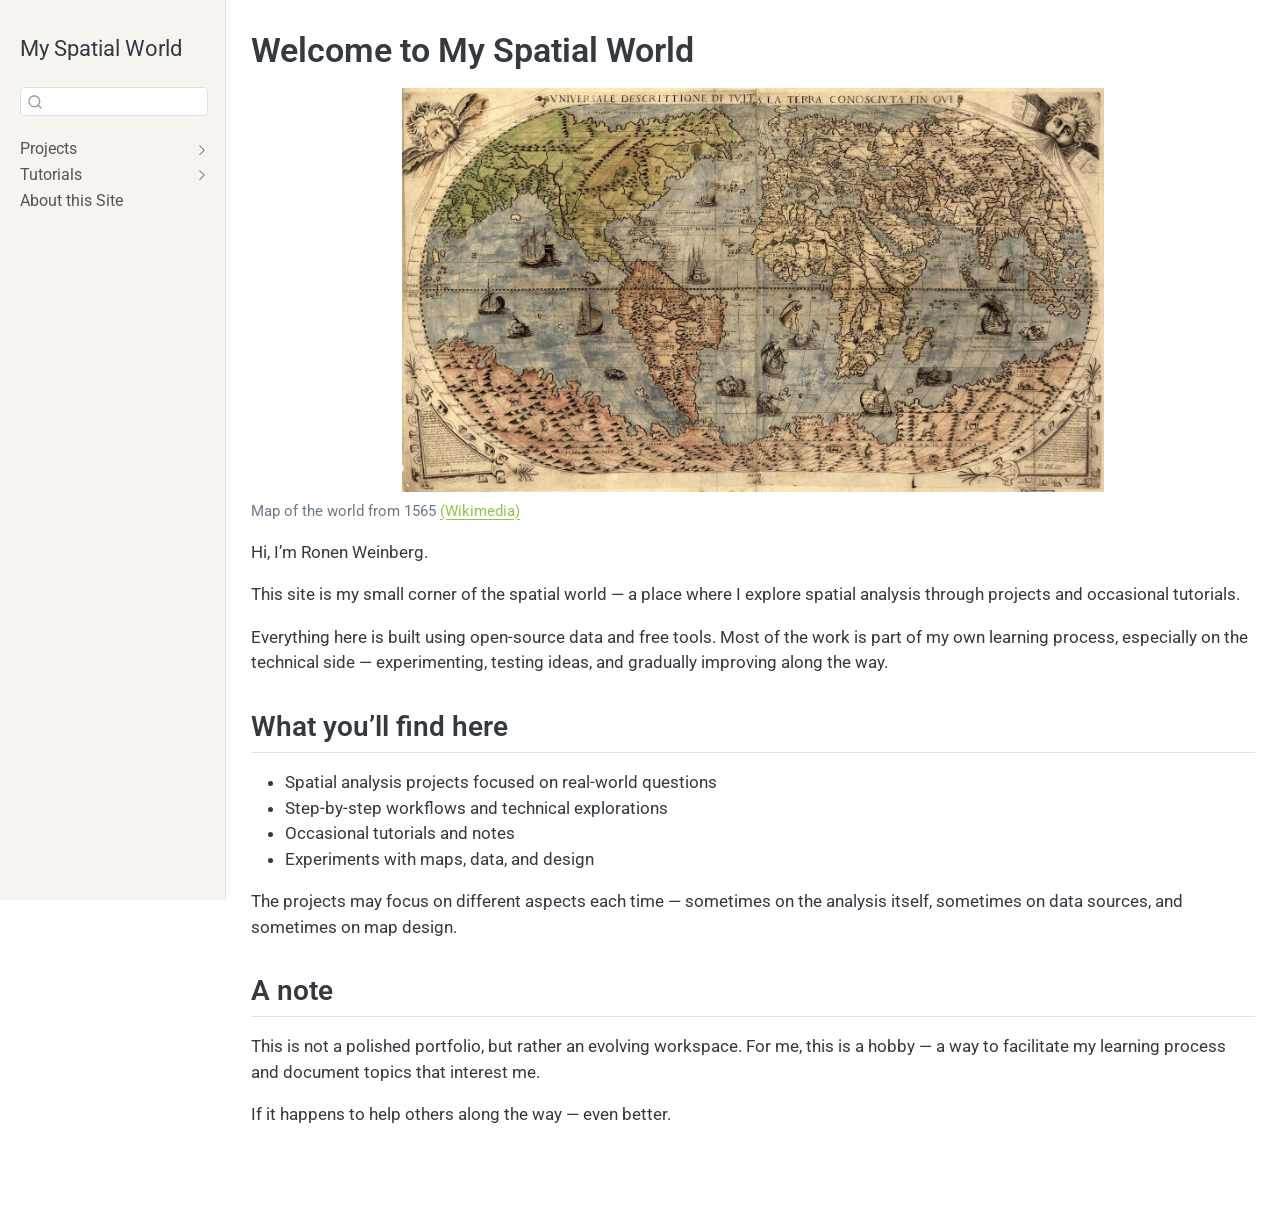
<file: docs/index.html>
<!DOCTYPE html>
<html xmlns="http://www.w3.org/1999/xhtml" lang="en" xml:lang="en"><head>

<meta charset="utf-8">
<meta name="generator" content="quarto-1.9.37">

<meta name="viewport" content="width=device-width, initial-scale=1.0, user-scalable=yes">


<title>Welcome to My Spatial World – My Spatial World</title>
<style>
/* Default styles provided by pandoc.
** See https://pandoc.org/MANUAL.html#variables-for-html for config info.
*/
code{white-space: pre-wrap;}
span.smallcaps{font-variant: small-caps;}
div.columns{display: flex; gap: min(4vw, 1.5em);}
div.column{flex: auto; overflow-x: auto;}
div.hanging-indent{margin-left: 1.5em; text-indent: -1.5em;}
ul.task-list{list-style: none;}
ul.task-list li input[type="checkbox"] {
  width: 0.8em;
  margin: 0 0.8em 0.2em -1em; /* quarto-specific, see https://github.com/quarto-dev/quarto-cli/issues/4556 */ 
  vertical-align: middle;
}
</style>


<script src="site_libs/quarto-nav/quarto-nav.js"></script>
<script src="site_libs/quarto-nav/headroom.min.js"></script>
<script src="site_libs/clipboard/clipboard.min.js"></script>
<script src="site_libs/quarto-search/autocomplete.umd.js"></script>
<script src="site_libs/quarto-search/fuse.min.js"></script>
<script src="site_libs/quarto-search/quarto-search.js"></script>
<meta name="quarto:offset" content="./">
<script src="site_libs/quarto-html/quarto.js" type="module"></script>
<script src="site_libs/quarto-html/tabsets/tabsets.js" type="module"></script>
<script src="site_libs/quarto-html/popper.min.js"></script>
<script src="site_libs/quarto-html/tippy.umd.min.js"></script>
<script src="site_libs/quarto-html/anchor.min.js"></script>
<link href="site_libs/quarto-html/tippy.css" rel="stylesheet">
<link href="site_libs/quarto-html/quarto-syntax-highlighting-7f8f88aac4f3542376d5c11b86a4c14d.css" rel="stylesheet" id="quarto-text-highlighting-styles">
<script src="site_libs/bootstrap/bootstrap.min.js"></script>
<link href="site_libs/bootstrap/bootstrap-icons.css" rel="stylesheet">
<link href="site_libs/bootstrap/bootstrap-70b473cb0d4e092f7cf574d499ea8f71.min.css" rel="stylesheet" append-hash="true" id="quarto-bootstrap" data-mode="light">
<script src="site_libs/quarto-contrib/glightbox/glightbox.min.js"></script>
<link href="site_libs/quarto-contrib/glightbox/glightbox.min.css" rel="stylesheet">
<link href="site_libs/quarto-contrib/glightbox/lightbox.css" rel="stylesheet">
<script id="quarto-search-options" type="application/json">{
  "location": "sidebar",
  "copy-button": false,
  "collapse-after": 3,
  "panel-placement": "start",
  "type": "textbox",
  "limit": 50,
  "keyboard-shortcut": [
    "f",
    "/",
    "s"
  ],
  "show-item-context": false,
  "language": {
    "search-no-results-text": "No results",
    "search-matching-documents-text": "matching documents",
    "search-copy-link-title": "Copy link to search",
    "search-hide-matches-text": "Hide additional matches",
    "search-more-match-text": "more match in this document",
    "search-more-matches-text": "more matches in this document",
    "search-clear-button-title": "Clear",
    "search-text-placeholder": "",
    "search-detached-cancel-button-title": "Cancel",
    "search-submit-button-title": "Submit",
    "search-label": "Search"
  }
}</script>


<link rel="stylesheet" href="styles.css">
</head>

<body class="nav-sidebar docked quarto-light">

<div id="quarto-search-results"></div>
  <header id="quarto-header" class="headroom fixed-top">
  <nav class="quarto-secondary-nav">
    <div class="container-fluid d-flex">
      <button type="button" class="quarto-btn-toggle btn" data-bs-toggle="collapse" role="button" data-bs-target=".quarto-sidebar-collapse-item" aria-controls="quarto-sidebar" aria-expanded="false" aria-label="Toggle sidebar navigation" onclick="if (window.quartoToggleHeadroom) { window.quartoToggleHeadroom(); }">
        <i class="bi bi-layout-text-sidebar-reverse"></i>
      </button>
        <nav class="quarto-page-breadcrumbs" aria-label="breadcrumb"><ol class="breadcrumb"><li class="breadcrumb-item">
      My Spatial World
      </li></ol></nav>
        <a class="flex-grow-1" role="navigation" data-bs-toggle="collapse" data-bs-target=".quarto-sidebar-collapse-item" aria-controls="quarto-sidebar" aria-expanded="false" aria-label="Toggle sidebar navigation" onclick="if (window.quartoToggleHeadroom) { window.quartoToggleHeadroom(); }">      
        </a>
      <button type="button" class="btn quarto-search-button" aria-label="Search" onclick="window.quartoOpenSearch();">
        <i class="bi bi-search"></i>
      </button>
    </div>
  </nav>
</header>
<!-- content -->
<div id="quarto-content" class="quarto-container page-columns page-rows-contents page-layout-full">
<!-- sidebar -->
  <nav id="quarto-sidebar" class="sidebar collapse collapse-horizontal quarto-sidebar-collapse-item sidebar-navigation docked overflow-auto">
    <div class="pt-lg-2 mt-2 text-left sidebar-header">
    <div class="sidebar-title mb-0 py-0">
      <a href="./">My Spatial World</a> 
    </div>
      </div>
        <div class="mt-2 flex-shrink-0 align-items-center">
        <div class="sidebar-search">
        <div id="quarto-search" class="" title="Search"></div>
        </div>
        </div>
    <div class="sidebar-menu-container"> 
    <ul class="list-unstyled mt-1">
        <li class="sidebar-item sidebar-item-section">
      <div class="sidebar-item-container"> 
            <a class="sidebar-item-text sidebar-link text-start collapsed" data-bs-toggle="collapse" data-bs-target="#quarto-sidebar-section-1" role="navigation" aria-expanded="false">
 <span class="menu-text">Projects</span></a>
          <a class="sidebar-item-toggle text-start collapsed" data-bs-toggle="collapse" data-bs-target="#quarto-sidebar-section-1" role="navigation" aria-expanded="false" aria-label="Toggle section">
            <i class="bi bi-chevron-right ms-2"></i>
          </a> 
      </div>
      <ul id="quarto-sidebar-section-1" class="collapse list-unstyled sidebar-section depth1 ">  
          <li class="sidebar-item">
  <div class="sidebar-item-container"> 
  <a href="./projects/01_basic_mapping_with_OSM.html" class="sidebar-item-text sidebar-link">
 <span class="menu-text">Mapping a City’s Road Network</span></a>
  </div>
</li>
          <li class="sidebar-item">
  <div class="sidebar-item-container"> 
  <a href="./projects/02_parks_comparison.html" class="sidebar-item-text sidebar-link">
 <span class="menu-text">Cities’ Public Parks Comparison</span></a>
  </div>
</li>
      </ul>
  </li>
        <li class="sidebar-item sidebar-item-section">
      <div class="sidebar-item-container"> 
            <a class="sidebar-item-text sidebar-link text-start collapsed" data-bs-toggle="collapse" data-bs-target="#quarto-sidebar-section-2" role="navigation" aria-expanded="false">
 <span class="menu-text">Tutorials</span></a>
          <a class="sidebar-item-toggle text-start collapsed" data-bs-toggle="collapse" data-bs-target="#quarto-sidebar-section-2" role="navigation" aria-expanded="false" aria-label="Toggle section">
            <i class="bi bi-chevron-right ms-2"></i>
          </a> 
      </div>
      <ul id="quarto-sidebar-section-2" class="collapse list-unstyled sidebar-section depth1 ">  
          <li class="sidebar-item">
  <div class="sidebar-item-container"> 
  <a href="./tutorials/00_create_folder.html" class="sidebar-item-text sidebar-link">
 <span class="menu-text">Project Setup Guide</span></a>
  </div>
</li>
          <li class="sidebar-item">
  <div class="sidebar-item-container"> 
  <a href="./tutorials/01_py2r.html" class="sidebar-item-text sidebar-link">
 <span class="menu-text">From Python to R and back….!</span></a>
  </div>
</li>
          <li class="sidebar-item">
  <div class="sidebar-item-container"> 
  <a href="./tutorials/02_duckdb_with_otm.html" class="sidebar-item-text sidebar-link">
 <span class="menu-text">Using duckdb For Overture Maps</span></a>
  </div>
</li>
      </ul>
  </li>
        <li class="sidebar-item">
  <div class="sidebar-item-container"> 
  <a href="./about.html" class="sidebar-item-text sidebar-link">
 <span class="menu-text">About this Site</span></a>
  </div>
</li>
    </ul>
    </div>
</nav>
<div id="quarto-sidebar-glass" class="quarto-sidebar-collapse-item" data-bs-toggle="collapse" data-bs-target=".quarto-sidebar-collapse-item"></div>
<!-- margin-sidebar -->
    
<!-- main -->
<main class="content column-page-right" id="quarto-document-content">

<header id="title-block-header" class="quarto-title-block default">
<div class="quarto-title">
<h1 class="title">Welcome to My Spatial World</h1>
</div>



<div class="quarto-title-meta column-page-right">

    
  
    
  </div>
  


</header>


<div class="quarto-figure quarto-figure-center">
<figure class="figure">
<p><a href="images\Old-world-map.jpg" class="lightbox" data-gallery="quarto-lightbox-gallery-1" title="Map of the world from 1565 (Wikimedia)"><img src="images\Old-world-map.jpg" class="img-fluid figure-img" style="width:70.0%" alt="Map of the world from 1565 (Wikimedia)"></a></p>
<figcaption>Map of the world from 1565 <a href="https://commons.wikimedia.org/wiki/File:Old-world-map.jpg">(Wikimedia)</a></figcaption>
</figure>
</div>
<p>Hi, I’m Ronen Weinberg.</p>
<p>This site is my small corner of the spatial world — a place where I explore spatial analysis through projects and occasional tutorials.</p>
<p>Everything here is built using open-source data and free tools. Most of the work is part of my own learning process, especially on the technical side — experimenting, testing ideas, and gradually improving along the way.</p>
<section id="what-youll-find-here" class="level2">
<h2 class="anchored" data-anchor-id="what-youll-find-here">What you’ll find here</h2>
<ul>
<li>Spatial analysis projects focused on real-world questions</li>
<li>Step-by-step workflows and technical explorations</li>
<li>Occasional tutorials and notes</li>
<li>Experiments with maps, data, and design</li>
</ul>
<p>The projects may focus on different aspects each time — sometimes on the analysis itself, sometimes on data sources, and sometimes on map design.</p>
</section>
<section id="a-note" class="level2">
<h2 class="anchored" data-anchor-id="a-note">A note</h2>
<p>This is not a polished portfolio, but rather an evolving workspace. For me, this is a hobby — a way to facilitate my learning process and document topics that interest me.</p>
<p>If it happens to help others along the way — even better.</p>


</section>

</main> <!-- /main -->
<script id="quarto-html-after-body" type="application/javascript">
  window.document.addEventListener("DOMContentLoaded", function (event) {
    const icon = "";
    const anchorJS = new window.AnchorJS();
    anchorJS.options = {
      placement: 'right',
      icon: icon
    };
    anchorJS.add('.anchored');
    const isCodeAnnotation = (el) => {
      for (const clz of el.classList) {
        if (clz.startsWith('code-annotation-')) {                     
          return true;
        }
      }
      return false;
    }
    const onCopySuccess = function(e) {
      // button target
      const button = e.trigger;
      // don't keep focus
      button.blur();
      // flash "checked"
      button.classList.add('code-copy-button-checked');
      var currentTitle = button.getAttribute("title");
      button.setAttribute("title", "Copied!");
      let tooltip;
      if (window.bootstrap) {
        button.setAttribute("data-bs-toggle", "tooltip");
        button.setAttribute("data-bs-placement", "left");
        button.setAttribute("data-bs-title", "Copied!");
        tooltip = new bootstrap.Tooltip(button, 
          { trigger: "manual", 
            customClass: "code-copy-button-tooltip",
            offset: [0, -8]});
        tooltip.show();    
      }
      setTimeout(function() {
        if (tooltip) {
          tooltip.hide();
          button.removeAttribute("data-bs-title");
          button.removeAttribute("data-bs-toggle");
          button.removeAttribute("data-bs-placement");
        }
        button.setAttribute("title", currentTitle);
        button.classList.remove('code-copy-button-checked');
      }, 1000);
      // clear code selection
      e.clearSelection();
    }
    const getTextToCopy = function(trigger) {
      const outerScaffold = trigger.parentElement.cloneNode(true);
      const codeEl = outerScaffold.querySelector('code');
      for (const childEl of codeEl.children) {
        if (isCodeAnnotation(childEl)) {
          childEl.remove();
        }
      }
      return codeEl.innerText;
    }
    const clipboard = new window.ClipboardJS('.code-copy-button:not([data-in-quarto-modal])', {
      text: getTextToCopy
    });
    clipboard.on('success', onCopySuccess);
    if (window.document.getElementById('quarto-embedded-source-code-modal')) {
      const clipboardModal = new window.ClipboardJS('.code-copy-button[data-in-quarto-modal]', {
        text: getTextToCopy,
        container: window.document.getElementById('quarto-embedded-source-code-modal')
      });
      clipboardModal.on('success', onCopySuccess);
    }
      var localhostRegex = new RegExp(/^(?:http|https):\/\/localhost\:?[0-9]*\//);
      var mailtoRegex = new RegExp(/^mailto:/);
        var filterRegex = new RegExp('/' + window.location.host + '/');
      var isInternal = (href) => {
          return filterRegex.test(href) || localhostRegex.test(href) || mailtoRegex.test(href);
      }
      // Inspect non-navigation links and adorn them if external
     var links = window.document.querySelectorAll('a[href]:not(.nav-link):not(.navbar-brand):not(.toc-action):not(.sidebar-link):not(.sidebar-item-toggle):not(.pagination-link):not(.no-external):not([aria-hidden]):not(.dropdown-item):not(.quarto-navigation-tool):not(.about-link)');
      for (var i=0; i<links.length; i++) {
        const link = links[i];
        if (!isInternal(link.href)) {
          // undo the damage that might have been done by quarto-nav.js in the case of
          // links that we want to consider external
          if (link.dataset.originalHref !== undefined) {
            link.href = link.dataset.originalHref;
          }
        }
      }
    function tippyHover(el, contentFn, onTriggerFn, onUntriggerFn) {
      const config = {
        allowHTML: true,
        maxWidth: 500,
        delay: 100,
        arrow: false,
        appendTo: function(el) {
            return el.parentElement;
        },
        interactive: true,
        interactiveBorder: 10,
        theme: 'quarto',
        placement: 'bottom-start',
      };
      if (contentFn) {
        config.content = contentFn;
      }
      if (onTriggerFn) {
        config.onTrigger = onTriggerFn;
      }
      if (onUntriggerFn) {
        config.onUntrigger = onUntriggerFn;
      }
      window.tippy(el, config); 
    }
    const noterefs = window.document.querySelectorAll('a[role="doc-noteref"]');
    for (var i=0; i<noterefs.length; i++) {
      const ref = noterefs[i];
      tippyHover(ref, function() {
        // use id or data attribute instead here
        let href = ref.getAttribute('data-footnote-href') || ref.getAttribute('href');
        try { href = new URL(href).hash; } catch {}
        const id = href.replace(/^#\/?/, "");
        const note = window.document.getElementById(id);
        if (note) {
          return note.innerHTML;
        } else {
          return "";
        }
      });
    }
    const xrefs = window.document.querySelectorAll('a.quarto-xref');
    const processXRef = (id, note) => {
      // Strip column container classes
      const stripColumnClz = (el) => {
        el.classList.remove("page-full", "page-columns");
        if (el.children) {
          for (const child of el.children) {
            stripColumnClz(child);
          }
        }
      }
      stripColumnClz(note)
      if (id === null || id.startsWith('sec-')) {
        // Special case sections, only their first couple elements
        const container = document.createElement("div");
        if (note.children && note.children.length > 2) {
          container.appendChild(note.children[0].cloneNode(true));
          for (let i = 1; i < note.children.length; i++) {
            const child = note.children[i];
            if (child.tagName === "P" && child.innerText === "") {
              continue;
            } else {
              container.appendChild(child.cloneNode(true));
              break;
            }
          }
          if (window.Quarto?.typesetMath) {
            window.Quarto.typesetMath(container);
          }
          return container.innerHTML
        } else {
          if (window.Quarto?.typesetMath) {
            window.Quarto.typesetMath(note);
          }
          return note.innerHTML;
        }
      } else {
        // Remove any anchor links if they are present
        const anchorLink = note.querySelector('a.anchorjs-link');
        if (anchorLink) {
          anchorLink.remove();
        }
        if (window.Quarto?.typesetMath) {
          window.Quarto.typesetMath(note);
        }
        if (note.classList.contains("callout")) {
          return note.outerHTML;
        } else {
          return note.innerHTML;
        }
      }
    }
    for (var i=0; i<xrefs.length; i++) {
      const xref = xrefs[i];
      tippyHover(xref, undefined, function(instance) {
        instance.disable();
        let url = xref.getAttribute('href');
        let hash = undefined; 
        if (url.startsWith('#')) {
          hash = url;
        } else {
          try { hash = new URL(url).hash; } catch {}
        }
        if (hash) {
          const id = hash.replace(/^#\/?/, "");
          const note = window.document.getElementById(id);
          if (note !== null) {
            try {
              const html = processXRef(id, note.cloneNode(true));
              instance.setContent(html);
            } finally {
              instance.enable();
              instance.show();
            }
          } else {
            // See if we can fetch this
            fetch(url.split('#')[0])
            .then(res => res.text())
            .then(html => {
              const parser = new DOMParser();
              const htmlDoc = parser.parseFromString(html, "text/html");
              const note = htmlDoc.getElementById(id);
              if (note !== null) {
                const html = processXRef(id, note);
                instance.setContent(html);
              } 
            }).finally(() => {
              instance.enable();
              instance.show();
            });
          }
        } else {
          // See if we can fetch a full url (with no hash to target)
          // This is a special case and we should probably do some content thinning / targeting
          fetch(url)
          .then(res => res.text())
          .then(html => {
            const parser = new DOMParser();
            const htmlDoc = parser.parseFromString(html, "text/html");
            const note = htmlDoc.querySelector('main.content');
            if (note !== null) {
              // This should only happen for chapter cross references
              // (since there is no id in the URL)
              // remove the first header
              if (note.children.length > 0 && note.children[0].tagName === "HEADER") {
                note.children[0].remove();
              }
              const html = processXRef(null, note);
              instance.setContent(html);
            } 
          }).finally(() => {
            instance.enable();
            instance.show();
          });
        }
      }, function(instance) {
      });
    }
        let selectedAnnoteEl;
        const selectorForAnnotation = ( cell, annotation) => {
          let cellAttr = 'data-code-cell="' + cell + '"';
          let lineAttr = 'data-code-annotation="' +  annotation + '"';
          const selector = 'span[' + cellAttr + '][' + lineAttr + ']';
          return selector;
        }
        const selectCodeLines = (annoteEl) => {
          const doc = window.document;
          const targetCell = annoteEl.getAttribute("data-target-cell");
          const targetAnnotation = annoteEl.getAttribute("data-target-annotation");
          const annoteSpan = window.document.querySelector(selectorForAnnotation(targetCell, targetAnnotation));
          const lines = annoteSpan.getAttribute("data-code-lines").split(",");
          const lineIds = lines.map((line) => {
            return targetCell + "-" + line;
          })
          let top = null;
          let height = null;
          let parent = null;
          if (lineIds.length > 0) {
              //compute the position of the single el (top and bottom and make a div)
              const el = window.document.getElementById(lineIds[0]);
              top = el.offsetTop;
              height = el.offsetHeight;
              parent = el.parentElement.parentElement;
            if (lineIds.length > 1) {
              const lastEl = window.document.getElementById(lineIds[lineIds.length - 1]);
              const bottom = lastEl.offsetTop + lastEl.offsetHeight;
              height = bottom - top;
            }
            if (top !== null && height !== null && parent !== null) {
              // cook up a div (if necessary) and position it 
              let div = window.document.getElementById("code-annotation-line-highlight");
              if (div === null) {
                div = window.document.createElement("div");
                div.setAttribute("id", "code-annotation-line-highlight");
                div.style.position = 'absolute';
                parent.appendChild(div);
              }
              div.style.top = top - 2 + "px";
              div.style.height = height + 4 + "px";
              div.style.left = 0;
              let gutterDiv = window.document.getElementById("code-annotation-line-highlight-gutter");
              if (gutterDiv === null) {
                gutterDiv = window.document.createElement("div");
                gutterDiv.setAttribute("id", "code-annotation-line-highlight-gutter");
                gutterDiv.style.position = 'absolute';
                const codeCell = window.document.getElementById(targetCell);
                const gutter = codeCell.querySelector('.code-annotation-gutter');
                gutter.appendChild(gutterDiv);
              }
              gutterDiv.style.top = top - 2 + "px";
              gutterDiv.style.height = height + 4 + "px";
            }
            selectedAnnoteEl = annoteEl;
          }
        };
        const unselectCodeLines = () => {
          const elementsIds = ["code-annotation-line-highlight", "code-annotation-line-highlight-gutter"];
          elementsIds.forEach((elId) => {
            const div = window.document.getElementById(elId);
            if (div) {
              div.remove();
            }
          });
          selectedAnnoteEl = undefined;
        };
          // Handle positioning of the toggle
      window.addEventListener(
        "resize",
        throttle(() => {
          elRect = undefined;
          if (selectedAnnoteEl) {
            selectCodeLines(selectedAnnoteEl);
          }
        }, 10)
      );
      function throttle(fn, ms) {
      let throttle = false;
      let timer;
        return (...args) => {
          if(!throttle) { // first call gets through
              fn.apply(this, args);
              throttle = true;
          } else { // all the others get throttled
              if(timer) clearTimeout(timer); // cancel #2
              timer = setTimeout(() => {
                fn.apply(this, args);
                timer = throttle = false;
              }, ms);
          }
        };
      }
        // Attach click handler to the DT
        const annoteDls = window.document.querySelectorAll('dt[data-target-cell]');
        for (const annoteDlNode of annoteDls) {
          annoteDlNode.addEventListener('click', (event) => {
            const clickedEl = event.target;
            if (clickedEl !== selectedAnnoteEl) {
              unselectCodeLines();
              const activeEl = window.document.querySelector('dt[data-target-cell].code-annotation-active');
              if (activeEl) {
                activeEl.classList.remove('code-annotation-active');
              }
              selectCodeLines(clickedEl);
              clickedEl.classList.add('code-annotation-active');
            } else {
              // Unselect the line
              unselectCodeLines();
              clickedEl.classList.remove('code-annotation-active');
            }
          });
        }
    const findCites = (el) => {
      const parentEl = el.parentElement;
      if (parentEl) {
        const cites = parentEl.dataset.cites;
        if (cites) {
          return {
            el,
            cites: cites.split(' ')
          };
        } else {
          return findCites(el.parentElement)
        }
      } else {
        return undefined;
      }
    };
    var bibliorefs = window.document.querySelectorAll('a[role="doc-biblioref"]');
    for (var i=0; i<bibliorefs.length; i++) {
      const ref = bibliorefs[i];
      const citeInfo = findCites(ref);
      if (citeInfo) {
        tippyHover(citeInfo.el, function() {
          var popup = window.document.createElement('div');
          citeInfo.cites.forEach(function(cite) {
            var citeDiv = window.document.createElement('div');
            citeDiv.classList.add('hanging-indent');
            citeDiv.classList.add('csl-entry');
            var biblioDiv = window.document.getElementById('ref-' + cite);
            if (biblioDiv) {
              citeDiv.innerHTML = biblioDiv.innerHTML;
            }
            popup.appendChild(citeDiv);
          });
          return popup.innerHTML;
        });
      }
    }
  });
  </script>
</div> <!-- /content -->
<script>var lightboxQuarto = GLightbox({"closeEffect":"zoom","descPosition":"bottom","loop":false,"openEffect":"zoom","selector":".lightbox"});
(function() {
  let previousOnload = window.onload;
  window.onload = () => {
    if (previousOnload) {
      previousOnload();
    }
    lightboxQuarto.on('slide_before_load', (data) => {
      const { slideIndex, slideNode, slideConfig, player, trigger } = data;
      const href = trigger.getAttribute('href');
      if (href !== null) {
        const imgEl = window.document.querySelector(`a[href="${href}"] img`);
        if (imgEl !== null) {
          const srcAttr = imgEl.getAttribute("src");
          if (srcAttr && srcAttr.startsWith("data:")) {
            slideConfig.href = srcAttr;
          }
        }
      } 
    });
  
    lightboxQuarto.on('slide_after_load', (data) => {
      const { slideIndex, slideNode, slideConfig, player, trigger } = data;
      if (window.Quarto?.typesetMath) {
        window.Quarto.typesetMath(slideNode);
      }
    });
  
  };
  
})();
          </script>




</body></html>
</file>
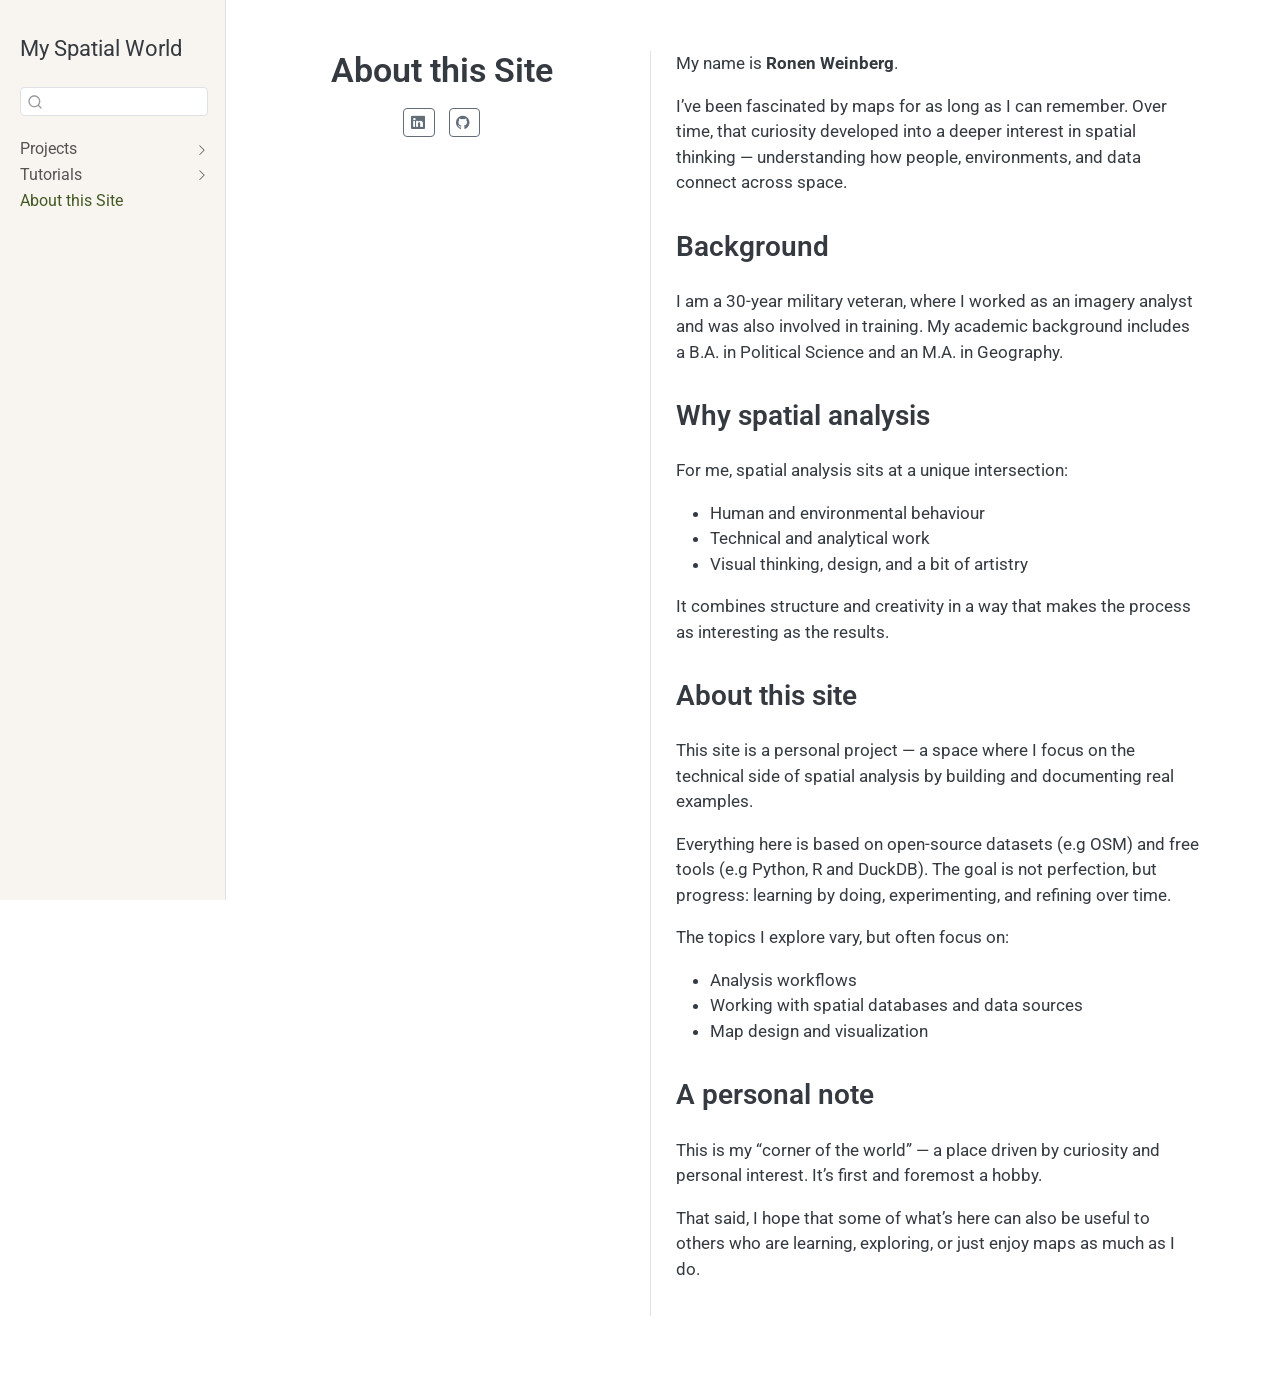
<file: docs/about.html>
<!DOCTYPE html>
<html xmlns="http://www.w3.org/1999/xhtml" lang="en" xml:lang="en"><head>

<meta charset="utf-8">
<meta name="generator" content="quarto-1.9.37">

<meta name="viewport" content="width=device-width, initial-scale=1.0, user-scalable=yes">


<title>About this Site – My Spatial World</title>
<style>
/* Default styles provided by pandoc.
** See https://pandoc.org/MANUAL.html#variables-for-html for config info.
*/
code{white-space: pre-wrap;}
span.smallcaps{font-variant: small-caps;}
div.columns{display: flex; gap: min(4vw, 1.5em);}
div.column{flex: auto; overflow-x: auto;}
div.hanging-indent{margin-left: 1.5em; text-indent: -1.5em;}
ul.task-list{list-style: none;}
ul.task-list li input[type="checkbox"] {
  width: 0.8em;
  margin: 0 0.8em 0.2em -1em; /* quarto-specific, see https://github.com/quarto-dev/quarto-cli/issues/4556 */ 
  vertical-align: middle;
}
</style>


<script src="site_libs/quarto-nav/quarto-nav.js"></script>
<script src="site_libs/quarto-nav/headroom.min.js"></script>
<script src="site_libs/clipboard/clipboard.min.js"></script>
<script src="site_libs/quarto-search/autocomplete.umd.js"></script>
<script src="site_libs/quarto-search/fuse.min.js"></script>
<script src="site_libs/quarto-search/quarto-search.js"></script>
<meta name="quarto:offset" content="./">
<script src="site_libs/quarto-html/quarto.js" type="module"></script>
<script src="site_libs/quarto-html/tabsets/tabsets.js" type="module"></script>
<script src="site_libs/quarto-html/popper.min.js"></script>
<script src="site_libs/quarto-html/tippy.umd.min.js"></script>
<link href="site_libs/quarto-html/tippy.css" rel="stylesheet">
<link href="site_libs/quarto-html/quarto-syntax-highlighting-7f8f88aac4f3542376d5c11b86a4c14d.css" rel="stylesheet" id="quarto-text-highlighting-styles">
<script src="site_libs/bootstrap/bootstrap.min.js"></script>
<link href="site_libs/bootstrap/bootstrap-icons.css" rel="stylesheet">
<link href="site_libs/bootstrap/bootstrap-70b473cb0d4e092f7cf574d499ea8f71.min.css" rel="stylesheet" append-hash="true" id="quarto-bootstrap" data-mode="light">
<script id="quarto-search-options" type="application/json">{
  "location": "sidebar",
  "copy-button": false,
  "collapse-after": 3,
  "panel-placement": "start",
  "type": "textbox",
  "limit": 50,
  "keyboard-shortcut": [
    "f",
    "/",
    "s"
  ],
  "show-item-context": false,
  "language": {
    "search-no-results-text": "No results",
    "search-matching-documents-text": "matching documents",
    "search-copy-link-title": "Copy link to search",
    "search-hide-matches-text": "Hide additional matches",
    "search-more-match-text": "more match in this document",
    "search-more-matches-text": "more matches in this document",
    "search-clear-button-title": "Clear",
    "search-text-placeholder": "",
    "search-detached-cancel-button-title": "Cancel",
    "search-submit-button-title": "Submit",
    "search-label": "Search"
  }
}</script>


<link rel="stylesheet" href="styles.css">
</head>

<body class="nav-sidebar docked fullcontent quarto-light">

<div id="quarto-search-results"></div>
  <header id="quarto-header" class="headroom fixed-top">
  <nav class="quarto-secondary-nav">
    <div class="container-fluid d-flex">
      <button type="button" class="quarto-btn-toggle btn" data-bs-toggle="collapse" role="button" data-bs-target=".quarto-sidebar-collapse-item" aria-controls="quarto-sidebar" aria-expanded="false" aria-label="Toggle sidebar navigation" onclick="if (window.quartoToggleHeadroom) { window.quartoToggleHeadroom(); }">
        <i class="bi bi-layout-text-sidebar-reverse"></i>
      </button>
        <nav class="quarto-page-breadcrumbs" aria-label="breadcrumb"><ol class="breadcrumb"><li class="breadcrumb-item"><a href="./about.html">About this Site</a></li></ol></nav>
        <a class="flex-grow-1" role="navigation" data-bs-toggle="collapse" data-bs-target=".quarto-sidebar-collapse-item" aria-controls="quarto-sidebar" aria-expanded="false" aria-label="Toggle sidebar navigation" onclick="if (window.quartoToggleHeadroom) { window.quartoToggleHeadroom(); }">      
        </a>
      <button type="button" class="btn quarto-search-button" aria-label="Search" onclick="window.quartoOpenSearch();">
        <i class="bi bi-search"></i>
      </button>
    </div>
  </nav>
</header>
<!-- content -->
<div id="quarto-content" class="quarto-container page-columns page-rows-contents page-layout-article">
<!-- sidebar -->
  <nav id="quarto-sidebar" class="sidebar collapse collapse-horizontal quarto-sidebar-collapse-item sidebar-navigation docked overflow-auto">
    <div class="pt-lg-2 mt-2 text-left sidebar-header">
    <div class="sidebar-title mb-0 py-0">
      <a href="./">My Spatial World</a> 
    </div>
      </div>
        <div class="mt-2 flex-shrink-0 align-items-center">
        <div class="sidebar-search">
        <div id="quarto-search" class="" title="Search"></div>
        </div>
        </div>
    <div class="sidebar-menu-container"> 
    <ul class="list-unstyled mt-1">
        <li class="sidebar-item sidebar-item-section">
      <div class="sidebar-item-container"> 
            <a class="sidebar-item-text sidebar-link text-start collapsed" data-bs-toggle="collapse" data-bs-target="#quarto-sidebar-section-1" role="navigation" aria-expanded="false">
 <span class="menu-text">Projects</span></a>
          <a class="sidebar-item-toggle text-start collapsed" data-bs-toggle="collapse" data-bs-target="#quarto-sidebar-section-1" role="navigation" aria-expanded="false" aria-label="Toggle section">
            <i class="bi bi-chevron-right ms-2"></i>
          </a> 
      </div>
      <ul id="quarto-sidebar-section-1" class="collapse list-unstyled sidebar-section depth1 ">  
          <li class="sidebar-item">
  <div class="sidebar-item-container"> 
  <a href="./projects/01_basic_mapping_with_OSM.html" class="sidebar-item-text sidebar-link">
 <span class="menu-text">Mapping a City’s Road Network</span></a>
  </div>
</li>
          <li class="sidebar-item">
  <div class="sidebar-item-container"> 
  <a href="./projects/02_parks_comparison.html" class="sidebar-item-text sidebar-link">
 <span class="menu-text">Cities’ Public Parks Comparison</span></a>
  </div>
</li>
      </ul>
  </li>
        <li class="sidebar-item sidebar-item-section">
      <div class="sidebar-item-container"> 
            <a class="sidebar-item-text sidebar-link text-start collapsed" data-bs-toggle="collapse" data-bs-target="#quarto-sidebar-section-2" role="navigation" aria-expanded="false">
 <span class="menu-text">Tutorials</span></a>
          <a class="sidebar-item-toggle text-start collapsed" data-bs-toggle="collapse" data-bs-target="#quarto-sidebar-section-2" role="navigation" aria-expanded="false" aria-label="Toggle section">
            <i class="bi bi-chevron-right ms-2"></i>
          </a> 
      </div>
      <ul id="quarto-sidebar-section-2" class="collapse list-unstyled sidebar-section depth1 ">  
          <li class="sidebar-item">
  <div class="sidebar-item-container"> 
  <a href="./tutorials/00_create_folder.html" class="sidebar-item-text sidebar-link">
 <span class="menu-text">Project Setup Guide</span></a>
  </div>
</li>
          <li class="sidebar-item">
  <div class="sidebar-item-container"> 
  <a href="./tutorials/01_py2r.html" class="sidebar-item-text sidebar-link">
 <span class="menu-text">From Python to R and back….!</span></a>
  </div>
</li>
          <li class="sidebar-item">
  <div class="sidebar-item-container"> 
  <a href="./tutorials/02_duckdb_with_otm.html" class="sidebar-item-text sidebar-link">
 <span class="menu-text">Using duckdb For Overture Maps</span></a>
  </div>
</li>
      </ul>
  </li>
        <li class="sidebar-item">
  <div class="sidebar-item-container"> 
  <a href="./about.html" class="sidebar-item-text sidebar-link active">
 <span class="menu-text">About this Site</span></a>
  </div>
</li>
    </ul>
    </div>
</nav>
<div id="quarto-sidebar-glass" class="quarto-sidebar-collapse-item" data-bs-toggle="collapse" data-bs-target=".quarto-sidebar-collapse-item"></div>
<!-- margin-sidebar -->
    
<!-- main -->
<div class="quarto-about-trestles">
  <div class="about-entity">
<header id="title-block-header" class="quarto-title-block default">
<div class="quarto-title">
<h1 class="title">About this Site</h1>
</div>
<div class="quarto-title-meta">
  </div>
</header>
    <div class="about-links">
  <a href="https://www.linkedin.com/in/ronen-weinberg-07545324b/" class="about-link" rel="" target="">
    <i class="bi bi-linkedin"></i>
     <span class="about-link-text"></span>
  </a>
  <a href="https://github.com/RonenWeinberg/my-spatial-world" class="about-link" rel="" target="">
    <i class="bi bi-github"></i>
     <span class="about-link-text"></span>
  </a>
</div>
  </div>
  <div class="about-contents"><main class="content" id="quarto-document-content">
<p>My name is <strong>Ronen Weinberg</strong>.</p>
<p>I’ve been fascinated by maps for as long as I can remember. Over time, that curiosity developed into a deeper interest in spatial thinking — understanding how people, environments, and data connect across space.</p>
<section id="background" class="level2">
<h2 data-anchor-id="background">Background</h2>
<p>I am a 30-year military veteran, where I worked as an imagery analyst and was also involved in training. My academic background includes a B.A. in Political Science and an M.A.&nbsp;in Geography.</p>
</section>
<section id="why-spatial-analysis" class="level2">
<h2 data-anchor-id="why-spatial-analysis">Why spatial analysis</h2>
<p>For me, spatial analysis sits at a unique intersection:</p>
<ul>
<li>Human and environmental behaviour</li>
<li>Technical and analytical work</li>
<li>Visual thinking, design, and a bit of artistry</li>
</ul>
<p>It combines structure and creativity in a way that makes the process as interesting as the results.</p>
</section>
<section id="about-this-site" class="level2">
<h2 data-anchor-id="about-this-site">About this site</h2>
<p>This site is a personal project — a space where I focus on the technical side of spatial analysis by building and documenting real examples.</p>
<p>Everything here is based on open-source datasets (e.g OSM) and free tools (e.g Python, R and DuckDB). The goal is not perfection, but progress: learning by doing, experimenting, and refining over time.</p>
<p>The topics I explore vary, but often focus on:</p>
<ul>
<li>Analysis workflows</li>
<li>Working with spatial databases and data sources</li>
<li>Map design and visualization</li>
</ul>
</section>
<section id="a-personal-note" class="level2">
<h2 data-anchor-id="a-personal-note">A personal note</h2>
<p>This is my “corner of the world” — a place driven by curiosity and personal interest. It’s first and foremost a hobby.</p>
<p>That said, I hope that some of what’s here can also be useful to others who are learning, exploring, or just enjoy maps as much as I do.</p>


</section>
</main></div>
</div>
 <!-- /main -->
<script id="quarto-html-after-body" type="application/javascript">
  window.document.addEventListener("DOMContentLoaded", function (event) {
    const isCodeAnnotation = (el) => {
      for (const clz of el.classList) {
        if (clz.startsWith('code-annotation-')) {                     
          return true;
        }
      }
      return false;
    }
    const onCopySuccess = function(e) {
      // button target
      const button = e.trigger;
      // don't keep focus
      button.blur();
      // flash "checked"
      button.classList.add('code-copy-button-checked');
      var currentTitle = button.getAttribute("title");
      button.setAttribute("title", "Copied!");
      let tooltip;
      if (window.bootstrap) {
        button.setAttribute("data-bs-toggle", "tooltip");
        button.setAttribute("data-bs-placement", "left");
        button.setAttribute("data-bs-title", "Copied!");
        tooltip = new bootstrap.Tooltip(button, 
          { trigger: "manual", 
            customClass: "code-copy-button-tooltip",
            offset: [0, -8]});
        tooltip.show();    
      }
      setTimeout(function() {
        if (tooltip) {
          tooltip.hide();
          button.removeAttribute("data-bs-title");
          button.removeAttribute("data-bs-toggle");
          button.removeAttribute("data-bs-placement");
        }
        button.setAttribute("title", currentTitle);
        button.classList.remove('code-copy-button-checked');
      }, 1000);
      // clear code selection
      e.clearSelection();
    }
    const getTextToCopy = function(trigger) {
      const outerScaffold = trigger.parentElement.cloneNode(true);
      const codeEl = outerScaffold.querySelector('code');
      for (const childEl of codeEl.children) {
        if (isCodeAnnotation(childEl)) {
          childEl.remove();
        }
      }
      return codeEl.innerText;
    }
    const clipboard = new window.ClipboardJS('.code-copy-button:not([data-in-quarto-modal])', {
      text: getTextToCopy
    });
    clipboard.on('success', onCopySuccess);
    if (window.document.getElementById('quarto-embedded-source-code-modal')) {
      const clipboardModal = new window.ClipboardJS('.code-copy-button[data-in-quarto-modal]', {
        text: getTextToCopy,
        container: window.document.getElementById('quarto-embedded-source-code-modal')
      });
      clipboardModal.on('success', onCopySuccess);
    }
      var localhostRegex = new RegExp(/^(?:http|https):\/\/localhost\:?[0-9]*\//);
      var mailtoRegex = new RegExp(/^mailto:/);
        var filterRegex = new RegExp('/' + window.location.host + '/');
      var isInternal = (href) => {
          return filterRegex.test(href) || localhostRegex.test(href) || mailtoRegex.test(href);
      }
      // Inspect non-navigation links and adorn them if external
     var links = window.document.querySelectorAll('a[href]:not(.nav-link):not(.navbar-brand):not(.toc-action):not(.sidebar-link):not(.sidebar-item-toggle):not(.pagination-link):not(.no-external):not([aria-hidden]):not(.dropdown-item):not(.quarto-navigation-tool):not(.about-link)');
      for (var i=0; i<links.length; i++) {
        const link = links[i];
        if (!isInternal(link.href)) {
          // undo the damage that might have been done by quarto-nav.js in the case of
          // links that we want to consider external
          if (link.dataset.originalHref !== undefined) {
            link.href = link.dataset.originalHref;
          }
        }
      }
    function tippyHover(el, contentFn, onTriggerFn, onUntriggerFn) {
      const config = {
        allowHTML: true,
        maxWidth: 500,
        delay: 100,
        arrow: false,
        appendTo: function(el) {
            return el.parentElement;
        },
        interactive: true,
        interactiveBorder: 10,
        theme: 'quarto',
        placement: 'bottom-start',
      };
      if (contentFn) {
        config.content = contentFn;
      }
      if (onTriggerFn) {
        config.onTrigger = onTriggerFn;
      }
      if (onUntriggerFn) {
        config.onUntrigger = onUntriggerFn;
      }
      window.tippy(el, config); 
    }
    const noterefs = window.document.querySelectorAll('a[role="doc-noteref"]');
    for (var i=0; i<noterefs.length; i++) {
      const ref = noterefs[i];
      tippyHover(ref, function() {
        // use id or data attribute instead here
        let href = ref.getAttribute('data-footnote-href') || ref.getAttribute('href');
        try { href = new URL(href).hash; } catch {}
        const id = href.replace(/^#\/?/, "");
        const note = window.document.getElementById(id);
        if (note) {
          return note.innerHTML;
        } else {
          return "";
        }
      });
    }
    const xrefs = window.document.querySelectorAll('a.quarto-xref');
    const processXRef = (id, note) => {
      // Strip column container classes
      const stripColumnClz = (el) => {
        el.classList.remove("page-full", "page-columns");
        if (el.children) {
          for (const child of el.children) {
            stripColumnClz(child);
          }
        }
      }
      stripColumnClz(note)
      if (id === null || id.startsWith('sec-')) {
        // Special case sections, only their first couple elements
        const container = document.createElement("div");
        if (note.children && note.children.length > 2) {
          container.appendChild(note.children[0].cloneNode(true));
          for (let i = 1; i < note.children.length; i++) {
            const child = note.children[i];
            if (child.tagName === "P" && child.innerText === "") {
              continue;
            } else {
              container.appendChild(child.cloneNode(true));
              break;
            }
          }
          if (window.Quarto?.typesetMath) {
            window.Quarto.typesetMath(container);
          }
          return container.innerHTML
        } else {
          if (window.Quarto?.typesetMath) {
            window.Quarto.typesetMath(note);
          }
          return note.innerHTML;
        }
      } else {
        // Remove any anchor links if they are present
        const anchorLink = note.querySelector('a.anchorjs-link');
        if (anchorLink) {
          anchorLink.remove();
        }
        if (window.Quarto?.typesetMath) {
          window.Quarto.typesetMath(note);
        }
        if (note.classList.contains("callout")) {
          return note.outerHTML;
        } else {
          return note.innerHTML;
        }
      }
    }
    for (var i=0; i<xrefs.length; i++) {
      const xref = xrefs[i];
      tippyHover(xref, undefined, function(instance) {
        instance.disable();
        let url = xref.getAttribute('href');
        let hash = undefined; 
        if (url.startsWith('#')) {
          hash = url;
        } else {
          try { hash = new URL(url).hash; } catch {}
        }
        if (hash) {
          const id = hash.replace(/^#\/?/, "");
          const note = window.document.getElementById(id);
          if (note !== null) {
            try {
              const html = processXRef(id, note.cloneNode(true));
              instance.setContent(html);
            } finally {
              instance.enable();
              instance.show();
            }
          } else {
            // See if we can fetch this
            fetch(url.split('#')[0])
            .then(res => res.text())
            .then(html => {
              const parser = new DOMParser();
              const htmlDoc = parser.parseFromString(html, "text/html");
              const note = htmlDoc.getElementById(id);
              if (note !== null) {
                const html = processXRef(id, note);
                instance.setContent(html);
              } 
            }).finally(() => {
              instance.enable();
              instance.show();
            });
          }
        } else {
          // See if we can fetch a full url (with no hash to target)
          // This is a special case and we should probably do some content thinning / targeting
          fetch(url)
          .then(res => res.text())
          .then(html => {
            const parser = new DOMParser();
            const htmlDoc = parser.parseFromString(html, "text/html");
            const note = htmlDoc.querySelector('main.content');
            if (note !== null) {
              // This should only happen for chapter cross references
              // (since there is no id in the URL)
              // remove the first header
              if (note.children.length > 0 && note.children[0].tagName === "HEADER") {
                note.children[0].remove();
              }
              const html = processXRef(null, note);
              instance.setContent(html);
            } 
          }).finally(() => {
            instance.enable();
            instance.show();
          });
        }
      }, function(instance) {
      });
    }
        let selectedAnnoteEl;
        const selectorForAnnotation = ( cell, annotation) => {
          let cellAttr = 'data-code-cell="' + cell + '"';
          let lineAttr = 'data-code-annotation="' +  annotation + '"';
          const selector = 'span[' + cellAttr + '][' + lineAttr + ']';
          return selector;
        }
        const selectCodeLines = (annoteEl) => {
          const doc = window.document;
          const targetCell = annoteEl.getAttribute("data-target-cell");
          const targetAnnotation = annoteEl.getAttribute("data-target-annotation");
          const annoteSpan = window.document.querySelector(selectorForAnnotation(targetCell, targetAnnotation));
          const lines = annoteSpan.getAttribute("data-code-lines").split(",");
          const lineIds = lines.map((line) => {
            return targetCell + "-" + line;
          })
          let top = null;
          let height = null;
          let parent = null;
          if (lineIds.length > 0) {
              //compute the position of the single el (top and bottom and make a div)
              const el = window.document.getElementById(lineIds[0]);
              top = el.offsetTop;
              height = el.offsetHeight;
              parent = el.parentElement.parentElement;
            if (lineIds.length > 1) {
              const lastEl = window.document.getElementById(lineIds[lineIds.length - 1]);
              const bottom = lastEl.offsetTop + lastEl.offsetHeight;
              height = bottom - top;
            }
            if (top !== null && height !== null && parent !== null) {
              // cook up a div (if necessary) and position it 
              let div = window.document.getElementById("code-annotation-line-highlight");
              if (div === null) {
                div = window.document.createElement("div");
                div.setAttribute("id", "code-annotation-line-highlight");
                div.style.position = 'absolute';
                parent.appendChild(div);
              }
              div.style.top = top - 2 + "px";
              div.style.height = height + 4 + "px";
              div.style.left = 0;
              let gutterDiv = window.document.getElementById("code-annotation-line-highlight-gutter");
              if (gutterDiv === null) {
                gutterDiv = window.document.createElement("div");
                gutterDiv.setAttribute("id", "code-annotation-line-highlight-gutter");
                gutterDiv.style.position = 'absolute';
                const codeCell = window.document.getElementById(targetCell);
                const gutter = codeCell.querySelector('.code-annotation-gutter');
                gutter.appendChild(gutterDiv);
              }
              gutterDiv.style.top = top - 2 + "px";
              gutterDiv.style.height = height + 4 + "px";
            }
            selectedAnnoteEl = annoteEl;
          }
        };
        const unselectCodeLines = () => {
          const elementsIds = ["code-annotation-line-highlight", "code-annotation-line-highlight-gutter"];
          elementsIds.forEach((elId) => {
            const div = window.document.getElementById(elId);
            if (div) {
              div.remove();
            }
          });
          selectedAnnoteEl = undefined;
        };
          // Handle positioning of the toggle
      window.addEventListener(
        "resize",
        throttle(() => {
          elRect = undefined;
          if (selectedAnnoteEl) {
            selectCodeLines(selectedAnnoteEl);
          }
        }, 10)
      );
      function throttle(fn, ms) {
      let throttle = false;
      let timer;
        return (...args) => {
          if(!throttle) { // first call gets through
              fn.apply(this, args);
              throttle = true;
          } else { // all the others get throttled
              if(timer) clearTimeout(timer); // cancel #2
              timer = setTimeout(() => {
                fn.apply(this, args);
                timer = throttle = false;
              }, ms);
          }
        };
      }
        // Attach click handler to the DT
        const annoteDls = window.document.querySelectorAll('dt[data-target-cell]');
        for (const annoteDlNode of annoteDls) {
          annoteDlNode.addEventListener('click', (event) => {
            const clickedEl = event.target;
            if (clickedEl !== selectedAnnoteEl) {
              unselectCodeLines();
              const activeEl = window.document.querySelector('dt[data-target-cell].code-annotation-active');
              if (activeEl) {
                activeEl.classList.remove('code-annotation-active');
              }
              selectCodeLines(clickedEl);
              clickedEl.classList.add('code-annotation-active');
            } else {
              // Unselect the line
              unselectCodeLines();
              clickedEl.classList.remove('code-annotation-active');
            }
          });
        }
    const findCites = (el) => {
      const parentEl = el.parentElement;
      if (parentEl) {
        const cites = parentEl.dataset.cites;
        if (cites) {
          return {
            el,
            cites: cites.split(' ')
          };
        } else {
          return findCites(el.parentElement)
        }
      } else {
        return undefined;
      }
    };
    var bibliorefs = window.document.querySelectorAll('a[role="doc-biblioref"]');
    for (var i=0; i<bibliorefs.length; i++) {
      const ref = bibliorefs[i];
      const citeInfo = findCites(ref);
      if (citeInfo) {
        tippyHover(citeInfo.el, function() {
          var popup = window.document.createElement('div');
          citeInfo.cites.forEach(function(cite) {
            var citeDiv = window.document.createElement('div');
            citeDiv.classList.add('hanging-indent');
            citeDiv.classList.add('csl-entry');
            var biblioDiv = window.document.getElementById('ref-' + cite);
            if (biblioDiv) {
              citeDiv.innerHTML = biblioDiv.innerHTML;
            }
            popup.appendChild(citeDiv);
          });
          return popup.innerHTML;
        });
      }
    }
  });
  </script>
</div> <!-- /content -->




</body></html>
</file>
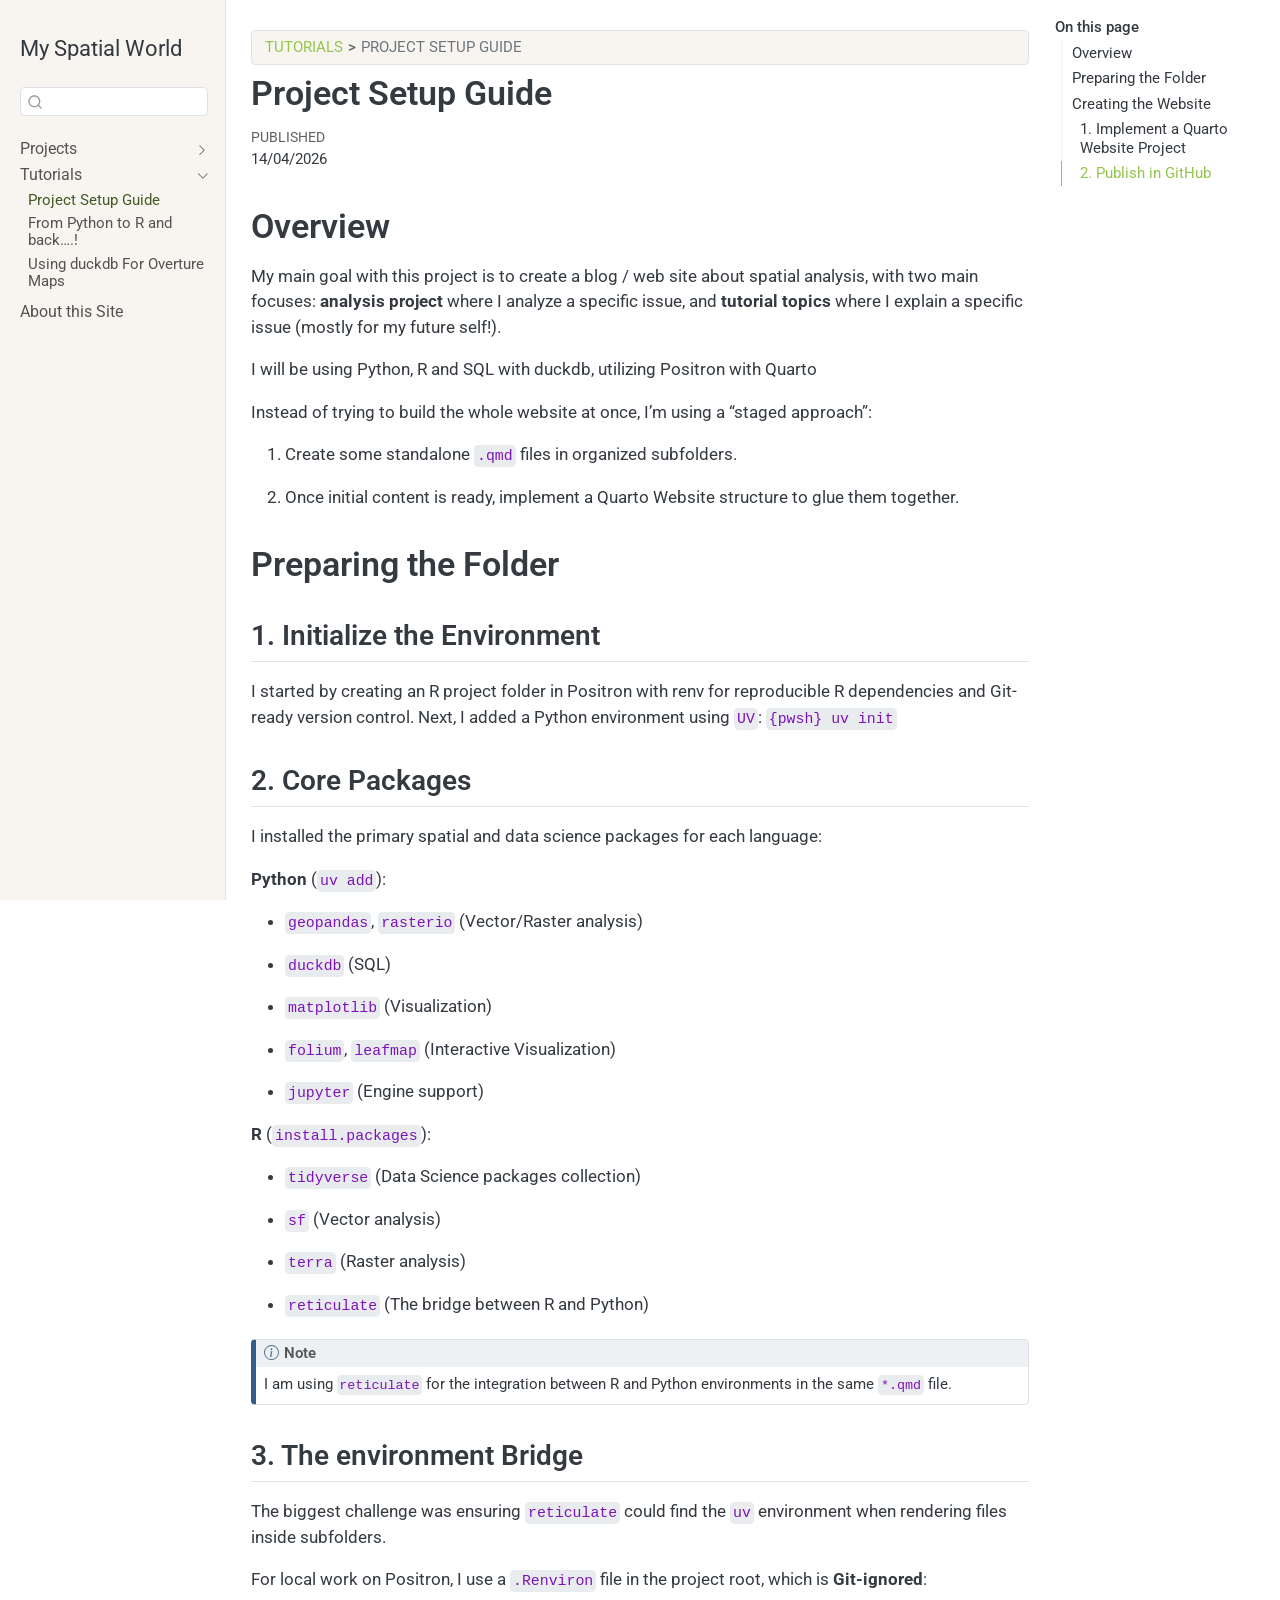
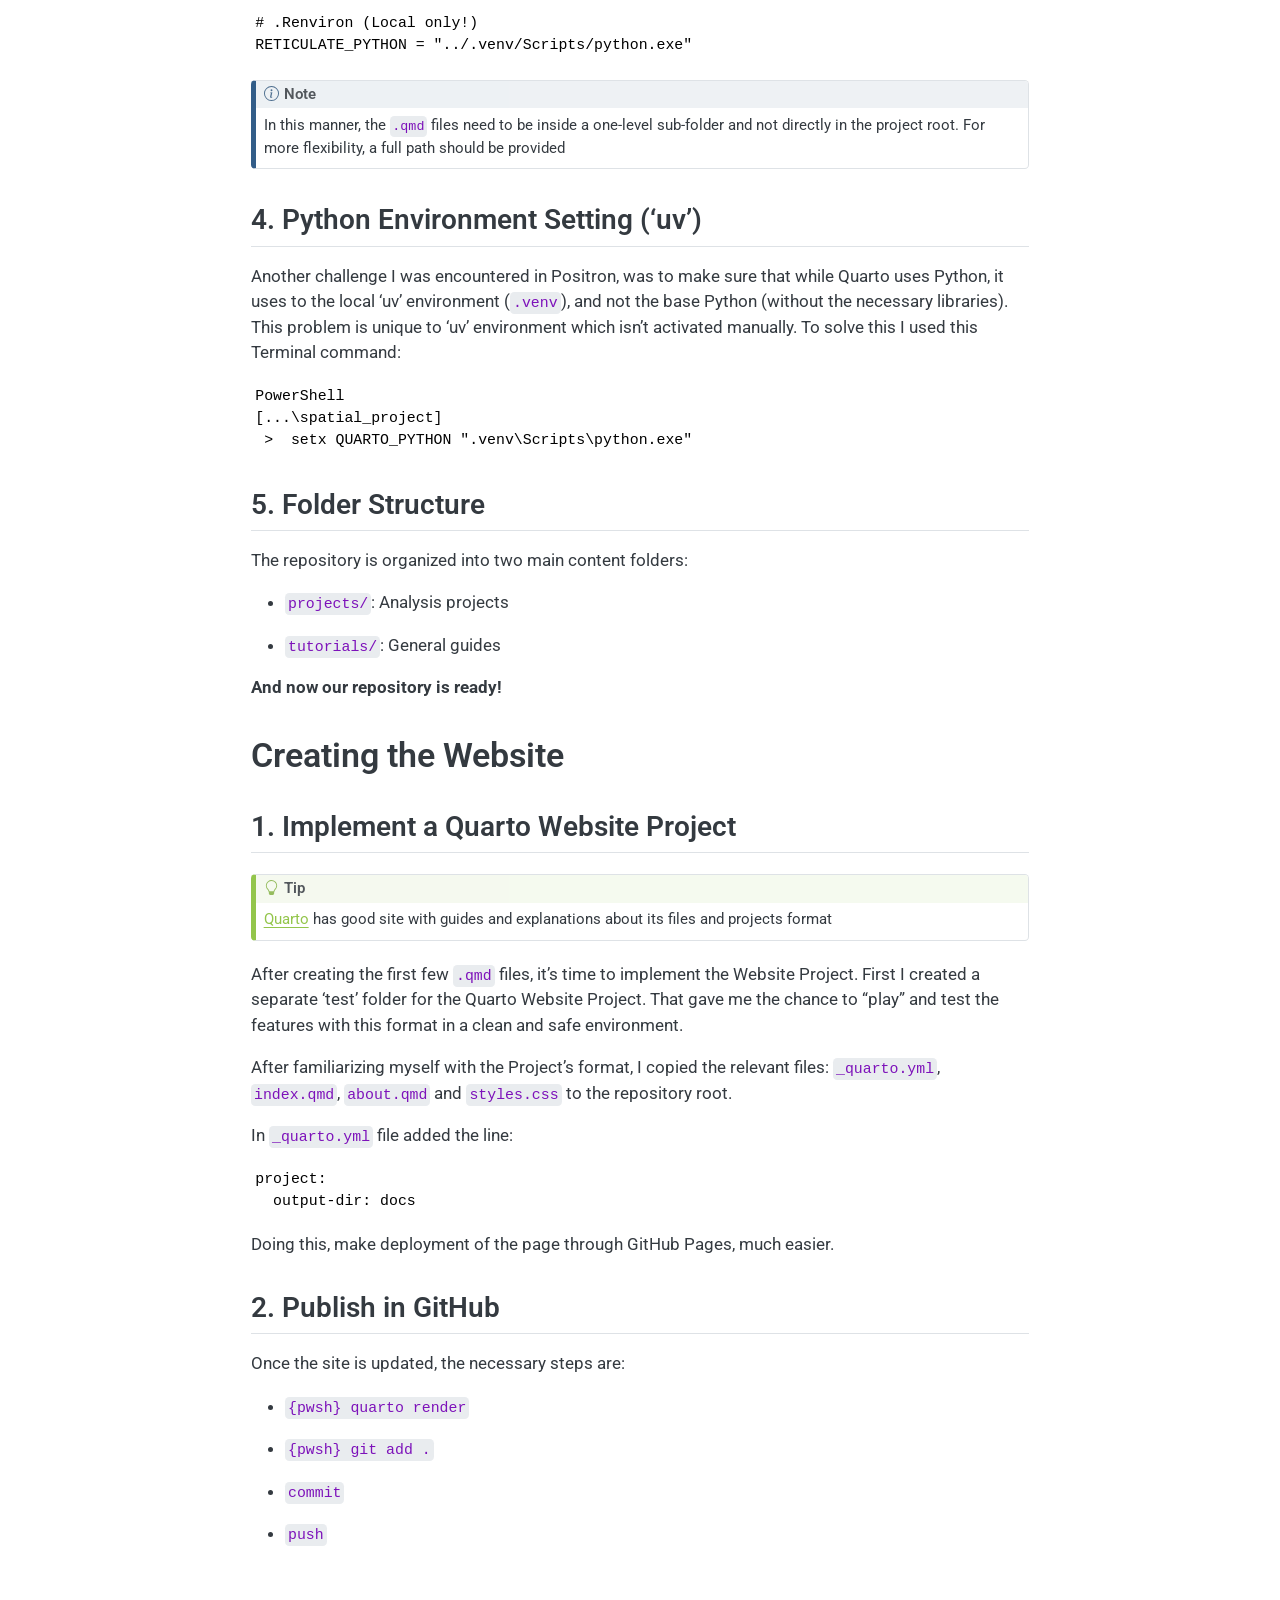
<file: docs/tutorials/00_create_folder.html>
<!DOCTYPE html>
<html xmlns="http://www.w3.org/1999/xhtml" lang="en" xml:lang="en"><head>

<meta charset="utf-8">
<meta name="generator" content="quarto-1.9.37">

<meta name="viewport" content="width=device-width, initial-scale=1.0, user-scalable=yes">


<title>Project Setup Guide – My Spatial World</title>
<style>
/* Default styles provided by pandoc.
** See https://pandoc.org/MANUAL.html#variables-for-html for config info.
*/
code{white-space: pre-wrap;}
span.smallcaps{font-variant: small-caps;}
div.columns{display: flex; gap: min(4vw, 1.5em);}
div.column{flex: auto; overflow-x: auto;}
div.hanging-indent{margin-left: 1.5em; text-indent: -1.5em;}
ul.task-list{list-style: none;}
ul.task-list li input[type="checkbox"] {
  width: 0.8em;
  margin: 0 0.8em 0.2em -1em; /* quarto-specific, see https://github.com/quarto-dev/quarto-cli/issues/4556 */ 
  vertical-align: middle;
}
</style>


<script src="../site_libs/quarto-nav/quarto-nav.js"></script>
<script src="../site_libs/quarto-nav/headroom.min.js"></script>
<script src="../site_libs/clipboard/clipboard.min.js"></script>
<script src="../site_libs/quarto-search/autocomplete.umd.js"></script>
<script src="../site_libs/quarto-search/fuse.min.js"></script>
<script src="../site_libs/quarto-search/quarto-search.js"></script>
<meta name="quarto:offset" content="../">
<script src="../site_libs/quarto-html/quarto.js" type="module"></script>
<script src="../site_libs/quarto-html/tabsets/tabsets.js" type="module"></script>
<script src="../site_libs/quarto-html/popper.min.js"></script>
<script src="../site_libs/quarto-html/tippy.umd.min.js"></script>
<script src="../site_libs/quarto-html/anchor.min.js"></script>
<link href="../site_libs/quarto-html/tippy.css" rel="stylesheet">
<link href="../site_libs/quarto-html/quarto-syntax-highlighting-7f8f88aac4f3542376d5c11b86a4c14d.css" rel="stylesheet" id="quarto-text-highlighting-styles">
<script src="../site_libs/bootstrap/bootstrap.min.js"></script>
<link href="../site_libs/bootstrap/bootstrap-icons.css" rel="stylesheet">
<link href="../site_libs/bootstrap/bootstrap-70b473cb0d4e092f7cf574d499ea8f71.min.css" rel="stylesheet" append-hash="true" id="quarto-bootstrap" data-mode="light">
<script id="quarto-search-options" type="application/json">{
  "location": "sidebar",
  "copy-button": false,
  "collapse-after": 3,
  "panel-placement": "start",
  "type": "textbox",
  "limit": 50,
  "keyboard-shortcut": [
    "f",
    "/",
    "s"
  ],
  "show-item-context": false,
  "language": {
    "search-no-results-text": "No results",
    "search-matching-documents-text": "matching documents",
    "search-copy-link-title": "Copy link to search",
    "search-hide-matches-text": "Hide additional matches",
    "search-more-match-text": "more match in this document",
    "search-more-matches-text": "more matches in this document",
    "search-clear-button-title": "Clear",
    "search-text-placeholder": "",
    "search-detached-cancel-button-title": "Cancel",
    "search-submit-button-title": "Submit",
    "search-label": "Search"
  }
}</script>


<link rel="stylesheet" href="../styles.css">
</head>

<body class="nav-sidebar docked quarto-light">

<div id="quarto-search-results"></div>
  <header id="quarto-header" class="headroom fixed-top">
  <nav class="quarto-secondary-nav">
    <div class="container-fluid d-flex">
      <button type="button" class="quarto-btn-toggle btn" data-bs-toggle="collapse" role="button" data-bs-target=".quarto-sidebar-collapse-item" aria-controls="quarto-sidebar" aria-expanded="false" aria-label="Toggle sidebar navigation" onclick="if (window.quartoToggleHeadroom) { window.quartoToggleHeadroom(); }">
        <i class="bi bi-layout-text-sidebar-reverse"></i>
      </button>
        <nav class="quarto-page-breadcrumbs" aria-label="breadcrumb"><ol class="breadcrumb"><li class="breadcrumb-item"><a href="../tutorials/00_create_folder.html">Tutorials</a></li><li class="breadcrumb-item"><a href="../tutorials/00_create_folder.html">Project Setup Guide</a></li></ol></nav>
        <a class="flex-grow-1" role="navigation" data-bs-toggle="collapse" data-bs-target=".quarto-sidebar-collapse-item" aria-controls="quarto-sidebar" aria-expanded="false" aria-label="Toggle sidebar navigation" onclick="if (window.quartoToggleHeadroom) { window.quartoToggleHeadroom(); }">      
        </a>
      <button type="button" class="btn quarto-search-button" aria-label="Search" onclick="window.quartoOpenSearch();">
        <i class="bi bi-search"></i>
      </button>
    </div>
  </nav>
</header>
<!-- content -->
<div id="quarto-content" class="quarto-container page-columns page-rows-contents page-layout-article">
<!-- sidebar -->
  <nav id="quarto-sidebar" class="sidebar collapse collapse-horizontal quarto-sidebar-collapse-item sidebar-navigation docked overflow-auto">
    <div class="pt-lg-2 mt-2 text-left sidebar-header">
    <div class="sidebar-title mb-0 py-0">
      <a href="../">My Spatial World</a> 
    </div>
      </div>
        <div class="mt-2 flex-shrink-0 align-items-center">
        <div class="sidebar-search">
        <div id="quarto-search" class="" title="Search"></div>
        </div>
        </div>
    <div class="sidebar-menu-container"> 
    <ul class="list-unstyled mt-1">
        <li class="sidebar-item sidebar-item-section">
      <div class="sidebar-item-container"> 
            <a class="sidebar-item-text sidebar-link text-start collapsed" data-bs-toggle="collapse" data-bs-target="#quarto-sidebar-section-1" role="navigation" aria-expanded="false">
 <span class="menu-text">Projects</span></a>
          <a class="sidebar-item-toggle text-start collapsed" data-bs-toggle="collapse" data-bs-target="#quarto-sidebar-section-1" role="navigation" aria-expanded="false" aria-label="Toggle section">
            <i class="bi bi-chevron-right ms-2"></i>
          </a> 
      </div>
      <ul id="quarto-sidebar-section-1" class="collapse list-unstyled sidebar-section depth1 ">  
          <li class="sidebar-item">
  <div class="sidebar-item-container"> 
  <a href="../projects/01_basic_mapping_with_OSM.html" class="sidebar-item-text sidebar-link">
 <span class="menu-text">Mapping a City’s Road Network</span></a>
  </div>
</li>
          <li class="sidebar-item">
  <div class="sidebar-item-container"> 
  <a href="../projects/02_parks_comparison.html" class="sidebar-item-text sidebar-link">
 <span class="menu-text">Cities’ Public Parks Comparison</span></a>
  </div>
</li>
      </ul>
  </li>
        <li class="sidebar-item sidebar-item-section">
      <div class="sidebar-item-container"> 
            <a class="sidebar-item-text sidebar-link text-start" data-bs-toggle="collapse" data-bs-target="#quarto-sidebar-section-2" role="navigation" aria-expanded="true">
 <span class="menu-text">Tutorials</span></a>
          <a class="sidebar-item-toggle text-start" data-bs-toggle="collapse" data-bs-target="#quarto-sidebar-section-2" role="navigation" aria-expanded="true" aria-label="Toggle section">
            <i class="bi bi-chevron-right ms-2"></i>
          </a> 
      </div>
      <ul id="quarto-sidebar-section-2" class="collapse list-unstyled sidebar-section depth1 show">  
          <li class="sidebar-item">
  <div class="sidebar-item-container"> 
  <a href="../tutorials/00_create_folder.html" class="sidebar-item-text sidebar-link active">
 <span class="menu-text">Project Setup Guide</span></a>
  </div>
</li>
          <li class="sidebar-item">
  <div class="sidebar-item-container"> 
  <a href="../tutorials/01_py2r.html" class="sidebar-item-text sidebar-link">
 <span class="menu-text">From Python to R and back….!</span></a>
  </div>
</li>
          <li class="sidebar-item">
  <div class="sidebar-item-container"> 
  <a href="../tutorials/02_duckdb_with_otm.html" class="sidebar-item-text sidebar-link">
 <span class="menu-text">Using duckdb For Overture Maps</span></a>
  </div>
</li>
      </ul>
  </li>
        <li class="sidebar-item">
  <div class="sidebar-item-container"> 
  <a href="../about.html" class="sidebar-item-text sidebar-link">
 <span class="menu-text">About this Site</span></a>
  </div>
</li>
    </ul>
    </div>
</nav>
<div id="quarto-sidebar-glass" class="quarto-sidebar-collapse-item" data-bs-toggle="collapse" data-bs-target=".quarto-sidebar-collapse-item"></div>
<!-- margin-sidebar -->
    <div id="quarto-margin-sidebar" class="sidebar margin-sidebar">
        <nav id="TOC" role="doc-toc" class="toc-active">
    <h2 id="toc-title">On this page</h2>
   
  <ul>
  <li><a href="#overview" id="toc-overview" class="nav-link active" data-scroll-target="#overview">Overview</a></li>
  <li><a href="#preparing-the-folder" id="toc-preparing-the-folder" class="nav-link" data-scroll-target="#preparing-the-folder">Preparing the Folder</a>
  <ul class="collapse">
  <li><a href="#initialize-the-environment" id="toc-initialize-the-environment" class="nav-link" data-scroll-target="#initialize-the-environment">1. Initialize the Environment</a></li>
  <li><a href="#core-packages" id="toc-core-packages" class="nav-link" data-scroll-target="#core-packages">2. Core Packages</a></li>
  <li><a href="#the-environment-bridge" id="toc-the-environment-bridge" class="nav-link" data-scroll-target="#the-environment-bridge">3. The environment Bridge</a></li>
  <li><a href="#python-environment-setting-uv" id="toc-python-environment-setting-uv" class="nav-link" data-scroll-target="#python-environment-setting-uv">4. Python Environment Setting (‘uv’)</a></li>
  <li><a href="#folder-structure" id="toc-folder-structure" class="nav-link" data-scroll-target="#folder-structure">5. Folder Structure</a></li>
  </ul></li>
  <li><a href="#creating-the-website" id="toc-creating-the-website" class="nav-link" data-scroll-target="#creating-the-website">Creating the Website</a>
  <ul class="collapse">
  <li><a href="#implement-a-quarto-website-project" id="toc-implement-a-quarto-website-project" class="nav-link" data-scroll-target="#implement-a-quarto-website-project">1. Implement a Quarto Website Project</a></li>
  <li><a href="#publish-in-github" id="toc-publish-in-github" class="nav-link" data-scroll-target="#publish-in-github">2. Publish in GitHub</a></li>
  </ul></li>
  </ul>
</nav>
    </div>
<!-- main -->
<main class="content" id="quarto-document-content">

<header id="title-block-header" class="quarto-title-block default"><nav class="quarto-page-breadcrumbs quarto-title-breadcrumbs d-none d-lg-block" aria-label="breadcrumb"><ol class="breadcrumb"><li class="breadcrumb-item"><a href="../tutorials/00_create_folder.html">Tutorials</a></li><li class="breadcrumb-item"><a href="../tutorials/00_create_folder.html">Project Setup Guide</a></li></ol></nav>
<div class="quarto-title">
<h1 class="title">Project Setup Guide</h1>
</div>



<div class="quarto-title-meta">

    
    <div>
    <div class="quarto-title-meta-heading">Published</div>
    <div class="quarto-title-meta-contents">
      <p class="date">14/04/2026</p>
    </div>
  </div>
  
    
  </div>
  


</header>


<section id="overview" class="level1">
<h1>Overview</h1>
<p>My main goal with this project is to create a blog / web site about spatial analysis, with two main focuses: <strong>analysis project</strong> where I analyze a specific issue, and <strong>tutorial topics</strong> where I explain a specific issue (mostly for my future self!).</p>
<p>I will be using Python, R and SQL with duckdb, utilizing Positron with Quarto</p>
<p>Instead of trying to build the whole website at once, I’m using a “staged approach”:</p>
<ol type="1">
<li><p>Create some standalone <code>.qmd</code> files in organized subfolders.</p></li>
<li><p>Once initial content is ready, implement a Quarto Website structure to glue them together.</p></li>
</ol>
</section>
<section id="preparing-the-folder" class="level1">
<h1>Preparing the Folder</h1>
<section id="initialize-the-environment" class="level2">
<h2 class="anchored" data-anchor-id="initialize-the-environment">1. Initialize the Environment</h2>
<p>I started by creating an R project folder in Positron with renv for reproducible R dependencies and Git-ready version control. Next, I added a Python environment using <code>UV</code>: <code>{pwsh} uv init</code></p>
</section>
<section id="core-packages" class="level2">
<h2 class="anchored" data-anchor-id="core-packages">2. Core Packages</h2>
<p>I installed the primary spatial and data science packages for each language:</p>
<p><strong>Python</strong> (<code>uv add</code>):</p>
<ul>
<li><p><code>geopandas</code>, <code>rasterio</code> (Vector/Raster analysis)</p></li>
<li><p><code>duckdb</code> (SQL)</p></li>
<li><p><code>matplotlib</code> (Visualization)</p></li>
<li><p><code>folium</code>, <code>leafmap</code> (Interactive Visualization)</p></li>
<li><p><code>jupyter</code> (Engine support)</p></li>
</ul>
<p><strong>R</strong> (<code>install.packages</code>):</p>
<ul>
<li><p><code>tidyverse</code> (Data Science packages collection)</p></li>
<li><p><code>sf</code> (Vector analysis)</p></li>
<li><p><code>terra</code> (Raster analysis)</p></li>
<li><p><code>reticulate</code> (The bridge between R and Python)</p></li>
</ul>
<div class="callout callout-style-default callout-note callout-titled">
<div class="callout-header d-flex align-content-center">
<div class="callout-icon-container">
<i class="callout-icon"></i>
</div>
<div class="callout-title-container flex-fill">
Note
</div>
</div>
<div class="callout-body-container callout-body">
<p>I am using <code>reticulate</code> for the integration between R and Python environments in the same <code>*.qmd</code> file.</p>
</div>
</div>
</section>
<section id="the-environment-bridge" class="level2">
<h2 class="anchored" data-anchor-id="the-environment-bridge">3. The environment Bridge</h2>
<p>The biggest challenge was ensuring <code>reticulate</code> could find the <code>uv</code> environment when rendering files inside subfolders.</p>
<p>For local work on Positron, I use a <code>.Renviron</code> file in the project root, which is <strong>Git-ignored</strong>:</p>
<pre><code># .Renviron (Local only!)
RETICULATE_PYTHON = "../.venv/Scripts/python.exe"</code></pre>
<div class="callout callout-style-default callout-note callout-titled">
<div class="callout-header d-flex align-content-center">
<div class="callout-icon-container">
<i class="callout-icon"></i>
</div>
<div class="callout-title-container flex-fill">
Note
</div>
</div>
<div class="callout-body-container callout-body">
<p>In this manner, the <code>.qmd</code> files need to be inside a one-level sub-folder and not directly in the project root. For more flexibility, a full path should be provided</p>
</div>
</div>
</section>
<section id="python-environment-setting-uv" class="level2">
<h2 class="anchored" data-anchor-id="python-environment-setting-uv">4. Python Environment Setting (‘uv’)</h2>
<p>Another challenge I was encountered in Positron, was to make sure that while Quarto uses Python, it uses to the local ‘uv’ environment (<code>.venv</code>), and not the base Python (without the necessary libraries). This problem is unique to ‘uv’ environment which isn’t activated manually. To solve this I used this Terminal command:</p>
<pre><code>PowerShell
[...\spatial_project]
 &gt;  setx QUARTO_PYTHON ".venv\Scripts\python.exe"</code></pre>
</section>
<section id="folder-structure" class="level2">
<h2 class="anchored" data-anchor-id="folder-structure">5. Folder Structure</h2>
<p>The repository is organized into two main content folders:</p>
<ul>
<li><p><code>projects/</code>: Analysis projects</p></li>
<li><p><code>tutorials/</code>: General guides</p></li>
</ul>
<p><strong>And now our repository is ready!</strong></p>
</section>
</section>
<section id="creating-the-website" class="level1">
<h1>Creating the Website</h1>
<section id="implement-a-quarto-website-project" class="level2">
<h2 class="anchored" data-anchor-id="implement-a-quarto-website-project">1. Implement a Quarto Website Project</h2>
<div class="callout callout-style-default callout-tip callout-titled">
<div class="callout-header d-flex align-content-center">
<div class="callout-icon-container">
<i class="callout-icon"></i>
</div>
<div class="callout-title-container flex-fill">
Tip
</div>
</div>
<div class="callout-body-container callout-body">
<p><a href="https://quarto.org/">Quarto</a> has good site with guides and explanations about its files and projects format</p>
</div>
</div>
<p>After creating the first few <code>.qmd</code> files, it’s time to implement the Website Project. First I created a separate ‘test’ folder for the Quarto Website Project. That gave me the chance to “play” and test the features with this format in a clean and safe environment.</p>
<p>After familiarizing myself with the Project’s format, I copied the relevant files: <code>_quarto.yml</code>, <code>index.qmd</code>, <code>about.qmd</code> and <code>styles.css</code> to the repository root.</p>
<p>In <code>_quarto.yml</code> file added the line:</p>
<pre><code>project:
  output-dir: docs</code></pre>
<p>Doing this, make deployment of the page through GitHub Pages, much easier.</p>
</section>
<section id="publish-in-github" class="level2">
<h2 class="anchored" data-anchor-id="publish-in-github">2. Publish in GitHub</h2>
<p>Once the site is updated, the necessary steps are:</p>
<ul>
<li><p><code>{pwsh} quarto render</code></p></li>
<li><p><code>{pwsh} git add .</code></p></li>
<li><p><code>commit</code></p></li>
<li><p><code>push</code></p></li>
</ul>


</section>
</section>

</main> <!-- /main -->
<script id="quarto-html-after-body" type="application/javascript">
  window.document.addEventListener("DOMContentLoaded", function (event) {
    const icon = "";
    const anchorJS = new window.AnchorJS();
    anchorJS.options = {
      placement: 'right',
      icon: icon
    };
    anchorJS.add('.anchored');
    const isCodeAnnotation = (el) => {
      for (const clz of el.classList) {
        if (clz.startsWith('code-annotation-')) {                     
          return true;
        }
      }
      return false;
    }
    const onCopySuccess = function(e) {
      // button target
      const button = e.trigger;
      // don't keep focus
      button.blur();
      // flash "checked"
      button.classList.add('code-copy-button-checked');
      var currentTitle = button.getAttribute("title");
      button.setAttribute("title", "Copied!");
      let tooltip;
      if (window.bootstrap) {
        button.setAttribute("data-bs-toggle", "tooltip");
        button.setAttribute("data-bs-placement", "left");
        button.setAttribute("data-bs-title", "Copied!");
        tooltip = new bootstrap.Tooltip(button, 
          { trigger: "manual", 
            customClass: "code-copy-button-tooltip",
            offset: [0, -8]});
        tooltip.show();    
      }
      setTimeout(function() {
        if (tooltip) {
          tooltip.hide();
          button.removeAttribute("data-bs-title");
          button.removeAttribute("data-bs-toggle");
          button.removeAttribute("data-bs-placement");
        }
        button.setAttribute("title", currentTitle);
        button.classList.remove('code-copy-button-checked');
      }, 1000);
      // clear code selection
      e.clearSelection();
    }
    const getTextToCopy = function(trigger) {
      const outerScaffold = trigger.parentElement.cloneNode(true);
      const codeEl = outerScaffold.querySelector('code');
      for (const childEl of codeEl.children) {
        if (isCodeAnnotation(childEl)) {
          childEl.remove();
        }
      }
      return codeEl.innerText;
    }
    const clipboard = new window.ClipboardJS('.code-copy-button:not([data-in-quarto-modal])', {
      text: getTextToCopy
    });
    clipboard.on('success', onCopySuccess);
    if (window.document.getElementById('quarto-embedded-source-code-modal')) {
      const clipboardModal = new window.ClipboardJS('.code-copy-button[data-in-quarto-modal]', {
        text: getTextToCopy,
        container: window.document.getElementById('quarto-embedded-source-code-modal')
      });
      clipboardModal.on('success', onCopySuccess);
    }
      var localhostRegex = new RegExp(/^(?:http|https):\/\/localhost\:?[0-9]*\//);
      var mailtoRegex = new RegExp(/^mailto:/);
        var filterRegex = new RegExp('/' + window.location.host + '/');
      var isInternal = (href) => {
          return filterRegex.test(href) || localhostRegex.test(href) || mailtoRegex.test(href);
      }
      // Inspect non-navigation links and adorn them if external
     var links = window.document.querySelectorAll('a[href]:not(.nav-link):not(.navbar-brand):not(.toc-action):not(.sidebar-link):not(.sidebar-item-toggle):not(.pagination-link):not(.no-external):not([aria-hidden]):not(.dropdown-item):not(.quarto-navigation-tool):not(.about-link)');
      for (var i=0; i<links.length; i++) {
        const link = links[i];
        if (!isInternal(link.href)) {
          // undo the damage that might have been done by quarto-nav.js in the case of
          // links that we want to consider external
          if (link.dataset.originalHref !== undefined) {
            link.href = link.dataset.originalHref;
          }
        }
      }
    function tippyHover(el, contentFn, onTriggerFn, onUntriggerFn) {
      const config = {
        allowHTML: true,
        maxWidth: 500,
        delay: 100,
        arrow: false,
        appendTo: function(el) {
            return el.parentElement;
        },
        interactive: true,
        interactiveBorder: 10,
        theme: 'quarto',
        placement: 'bottom-start',
      };
      if (contentFn) {
        config.content = contentFn;
      }
      if (onTriggerFn) {
        config.onTrigger = onTriggerFn;
      }
      if (onUntriggerFn) {
        config.onUntrigger = onUntriggerFn;
      }
      window.tippy(el, config); 
    }
    const noterefs = window.document.querySelectorAll('a[role="doc-noteref"]');
    for (var i=0; i<noterefs.length; i++) {
      const ref = noterefs[i];
      tippyHover(ref, function() {
        // use id or data attribute instead here
        let href = ref.getAttribute('data-footnote-href') || ref.getAttribute('href');
        try { href = new URL(href).hash; } catch {}
        const id = href.replace(/^#\/?/, "");
        const note = window.document.getElementById(id);
        if (note) {
          return note.innerHTML;
        } else {
          return "";
        }
      });
    }
    const xrefs = window.document.querySelectorAll('a.quarto-xref');
    const processXRef = (id, note) => {
      // Strip column container classes
      const stripColumnClz = (el) => {
        el.classList.remove("page-full", "page-columns");
        if (el.children) {
          for (const child of el.children) {
            stripColumnClz(child);
          }
        }
      }
      stripColumnClz(note)
      if (id === null || id.startsWith('sec-')) {
        // Special case sections, only their first couple elements
        const container = document.createElement("div");
        if (note.children && note.children.length > 2) {
          container.appendChild(note.children[0].cloneNode(true));
          for (let i = 1; i < note.children.length; i++) {
            const child = note.children[i];
            if (child.tagName === "P" && child.innerText === "") {
              continue;
            } else {
              container.appendChild(child.cloneNode(true));
              break;
            }
          }
          if (window.Quarto?.typesetMath) {
            window.Quarto.typesetMath(container);
          }
          return container.innerHTML
        } else {
          if (window.Quarto?.typesetMath) {
            window.Quarto.typesetMath(note);
          }
          return note.innerHTML;
        }
      } else {
        // Remove any anchor links if they are present
        const anchorLink = note.querySelector('a.anchorjs-link');
        if (anchorLink) {
          anchorLink.remove();
        }
        if (window.Quarto?.typesetMath) {
          window.Quarto.typesetMath(note);
        }
        if (note.classList.contains("callout")) {
          return note.outerHTML;
        } else {
          return note.innerHTML;
        }
      }
    }
    for (var i=0; i<xrefs.length; i++) {
      const xref = xrefs[i];
      tippyHover(xref, undefined, function(instance) {
        instance.disable();
        let url = xref.getAttribute('href');
        let hash = undefined; 
        if (url.startsWith('#')) {
          hash = url;
        } else {
          try { hash = new URL(url).hash; } catch {}
        }
        if (hash) {
          const id = hash.replace(/^#\/?/, "");
          const note = window.document.getElementById(id);
          if (note !== null) {
            try {
              const html = processXRef(id, note.cloneNode(true));
              instance.setContent(html);
            } finally {
              instance.enable();
              instance.show();
            }
          } else {
            // See if we can fetch this
            fetch(url.split('#')[0])
            .then(res => res.text())
            .then(html => {
              const parser = new DOMParser();
              const htmlDoc = parser.parseFromString(html, "text/html");
              const note = htmlDoc.getElementById(id);
              if (note !== null) {
                const html = processXRef(id, note);
                instance.setContent(html);
              } 
            }).finally(() => {
              instance.enable();
              instance.show();
            });
          }
        } else {
          // See if we can fetch a full url (with no hash to target)
          // This is a special case and we should probably do some content thinning / targeting
          fetch(url)
          .then(res => res.text())
          .then(html => {
            const parser = new DOMParser();
            const htmlDoc = parser.parseFromString(html, "text/html");
            const note = htmlDoc.querySelector('main.content');
            if (note !== null) {
              // This should only happen for chapter cross references
              // (since there is no id in the URL)
              // remove the first header
              if (note.children.length > 0 && note.children[0].tagName === "HEADER") {
                note.children[0].remove();
              }
              const html = processXRef(null, note);
              instance.setContent(html);
            } 
          }).finally(() => {
            instance.enable();
            instance.show();
          });
        }
      }, function(instance) {
      });
    }
        let selectedAnnoteEl;
        const selectorForAnnotation = ( cell, annotation) => {
          let cellAttr = 'data-code-cell="' + cell + '"';
          let lineAttr = 'data-code-annotation="' +  annotation + '"';
          const selector = 'span[' + cellAttr + '][' + lineAttr + ']';
          return selector;
        }
        const selectCodeLines = (annoteEl) => {
          const doc = window.document;
          const targetCell = annoteEl.getAttribute("data-target-cell");
          const targetAnnotation = annoteEl.getAttribute("data-target-annotation");
          const annoteSpan = window.document.querySelector(selectorForAnnotation(targetCell, targetAnnotation));
          const lines = annoteSpan.getAttribute("data-code-lines").split(",");
          const lineIds = lines.map((line) => {
            return targetCell + "-" + line;
          })
          let top = null;
          let height = null;
          let parent = null;
          if (lineIds.length > 0) {
              //compute the position of the single el (top and bottom and make a div)
              const el = window.document.getElementById(lineIds[0]);
              top = el.offsetTop;
              height = el.offsetHeight;
              parent = el.parentElement.parentElement;
            if (lineIds.length > 1) {
              const lastEl = window.document.getElementById(lineIds[lineIds.length - 1]);
              const bottom = lastEl.offsetTop + lastEl.offsetHeight;
              height = bottom - top;
            }
            if (top !== null && height !== null && parent !== null) {
              // cook up a div (if necessary) and position it 
              let div = window.document.getElementById("code-annotation-line-highlight");
              if (div === null) {
                div = window.document.createElement("div");
                div.setAttribute("id", "code-annotation-line-highlight");
                div.style.position = 'absolute';
                parent.appendChild(div);
              }
              div.style.top = top - 2 + "px";
              div.style.height = height + 4 + "px";
              div.style.left = 0;
              let gutterDiv = window.document.getElementById("code-annotation-line-highlight-gutter");
              if (gutterDiv === null) {
                gutterDiv = window.document.createElement("div");
                gutterDiv.setAttribute("id", "code-annotation-line-highlight-gutter");
                gutterDiv.style.position = 'absolute';
                const codeCell = window.document.getElementById(targetCell);
                const gutter = codeCell.querySelector('.code-annotation-gutter');
                gutter.appendChild(gutterDiv);
              }
              gutterDiv.style.top = top - 2 + "px";
              gutterDiv.style.height = height + 4 + "px";
            }
            selectedAnnoteEl = annoteEl;
          }
        };
        const unselectCodeLines = () => {
          const elementsIds = ["code-annotation-line-highlight", "code-annotation-line-highlight-gutter"];
          elementsIds.forEach((elId) => {
            const div = window.document.getElementById(elId);
            if (div) {
              div.remove();
            }
          });
          selectedAnnoteEl = undefined;
        };
          // Handle positioning of the toggle
      window.addEventListener(
        "resize",
        throttle(() => {
          elRect = undefined;
          if (selectedAnnoteEl) {
            selectCodeLines(selectedAnnoteEl);
          }
        }, 10)
      );
      function throttle(fn, ms) {
      let throttle = false;
      let timer;
        return (...args) => {
          if(!throttle) { // first call gets through
              fn.apply(this, args);
              throttle = true;
          } else { // all the others get throttled
              if(timer) clearTimeout(timer); // cancel #2
              timer = setTimeout(() => {
                fn.apply(this, args);
                timer = throttle = false;
              }, ms);
          }
        };
      }
        // Attach click handler to the DT
        const annoteDls = window.document.querySelectorAll('dt[data-target-cell]');
        for (const annoteDlNode of annoteDls) {
          annoteDlNode.addEventListener('click', (event) => {
            const clickedEl = event.target;
            if (clickedEl !== selectedAnnoteEl) {
              unselectCodeLines();
              const activeEl = window.document.querySelector('dt[data-target-cell].code-annotation-active');
              if (activeEl) {
                activeEl.classList.remove('code-annotation-active');
              }
              selectCodeLines(clickedEl);
              clickedEl.classList.add('code-annotation-active');
            } else {
              // Unselect the line
              unselectCodeLines();
              clickedEl.classList.remove('code-annotation-active');
            }
          });
        }
    const findCites = (el) => {
      const parentEl = el.parentElement;
      if (parentEl) {
        const cites = parentEl.dataset.cites;
        if (cites) {
          return {
            el,
            cites: cites.split(' ')
          };
        } else {
          return findCites(el.parentElement)
        }
      } else {
        return undefined;
      }
    };
    var bibliorefs = window.document.querySelectorAll('a[role="doc-biblioref"]');
    for (var i=0; i<bibliorefs.length; i++) {
      const ref = bibliorefs[i];
      const citeInfo = findCites(ref);
      if (citeInfo) {
        tippyHover(citeInfo.el, function() {
          var popup = window.document.createElement('div');
          citeInfo.cites.forEach(function(cite) {
            var citeDiv = window.document.createElement('div');
            citeDiv.classList.add('hanging-indent');
            citeDiv.classList.add('csl-entry');
            var biblioDiv = window.document.getElementById('ref-' + cite);
            if (biblioDiv) {
              citeDiv.innerHTML = biblioDiv.innerHTML;
            }
            popup.appendChild(citeDiv);
          });
          return popup.innerHTML;
        });
      }
    }
  });
  </script>
</div> <!-- /content -->




</body></html>
</file>
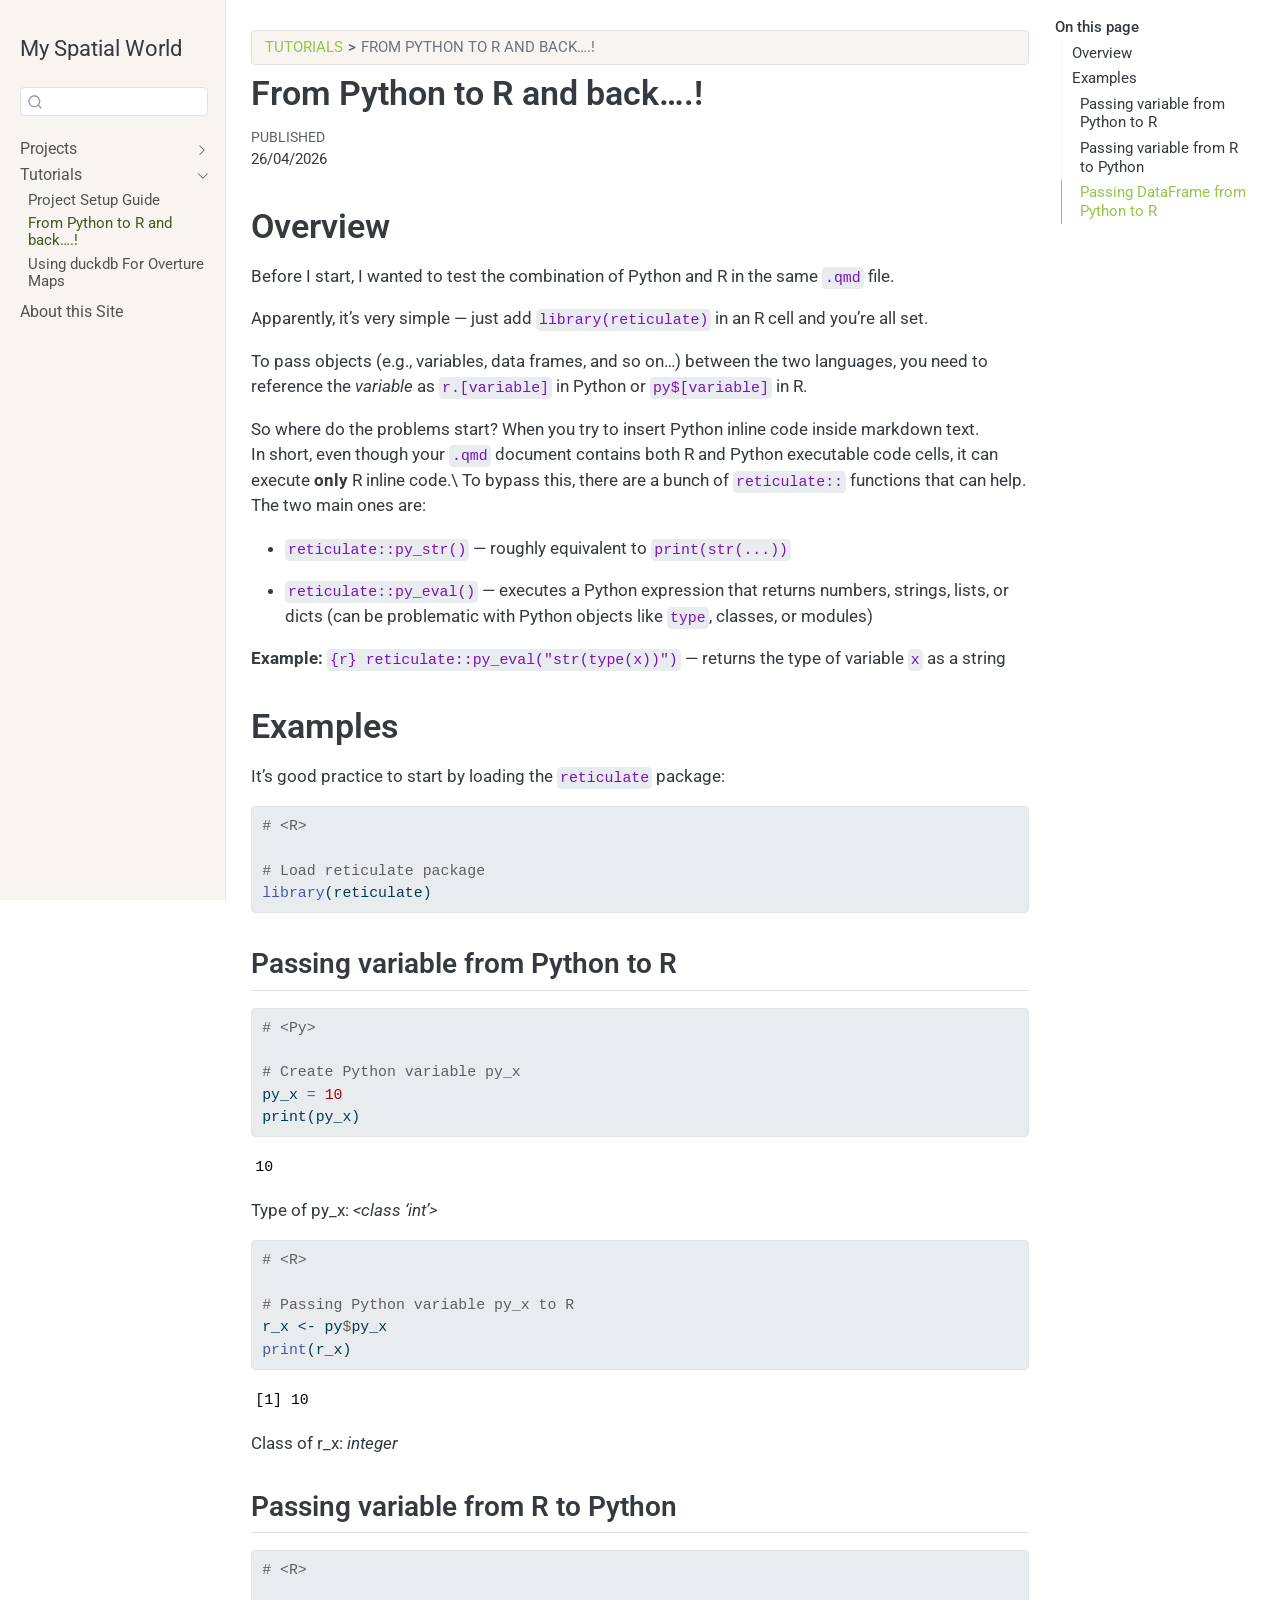
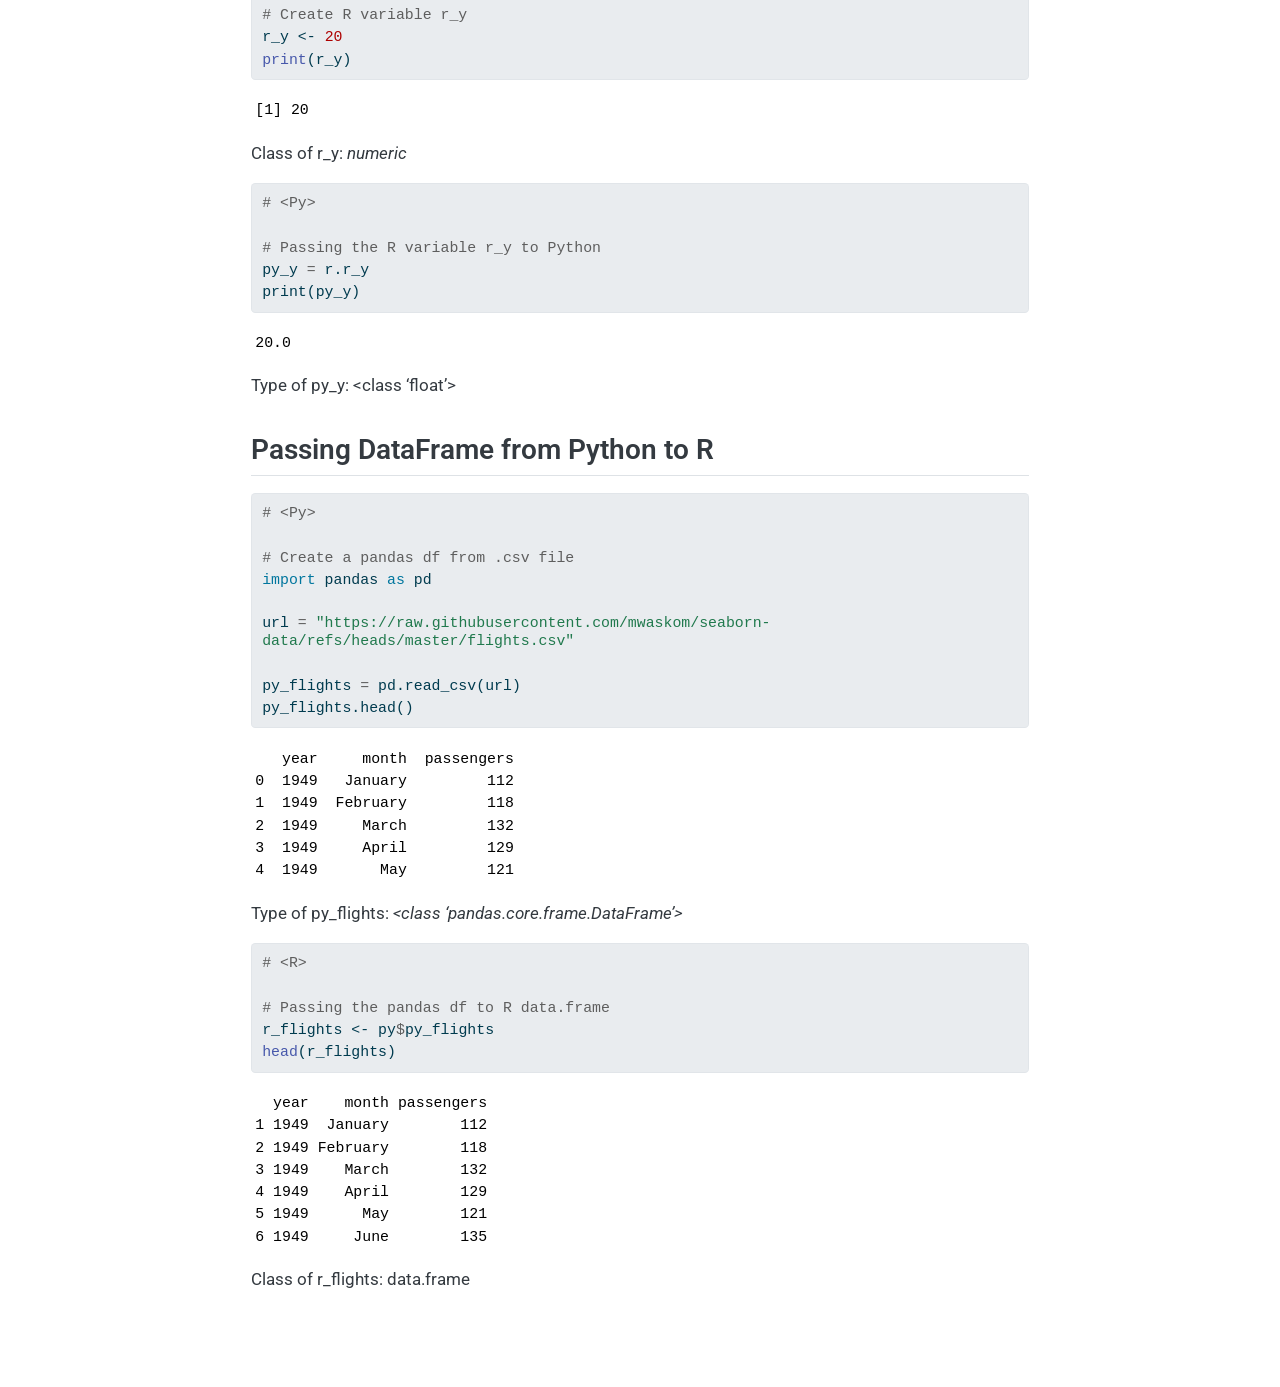
<file: docs/tutorials/01_py2r.html>
<!DOCTYPE html>
<html xmlns="http://www.w3.org/1999/xhtml" lang="en" xml:lang="en"><head>

<meta charset="utf-8">
<meta name="generator" content="quarto-1.9.37">

<meta name="viewport" content="width=device-width, initial-scale=1.0, user-scalable=yes">


<title>From Python to R and back….! – My Spatial World</title>
<style>
/* Default styles provided by pandoc.
** See https://pandoc.org/MANUAL.html#variables-for-html for config info.
*/
code{white-space: pre-wrap;}
span.smallcaps{font-variant: small-caps;}
div.columns{display: flex; gap: min(4vw, 1.5em);}
div.column{flex: auto; overflow-x: auto;}
div.hanging-indent{margin-left: 1.5em; text-indent: -1.5em;}
ul.task-list{list-style: none;}
ul.task-list li input[type="checkbox"] {
  width: 0.8em;
  margin: 0 0.8em 0.2em -1em; /* quarto-specific, see https://github.com/quarto-dev/quarto-cli/issues/4556 */ 
  vertical-align: middle;
}
/* CSS for syntax highlighting */
html { -webkit-text-size-adjust: 100%; }
pre > code.sourceCode { white-space: pre; position: relative; }
pre > code.sourceCode > span { display: inline-block; line-height: 1.25; }
pre > code.sourceCode > span:empty { height: 1.2em; }
.sourceCode { overflow: visible; }
code.sourceCode > span { color: inherit; text-decoration: inherit; }
div.sourceCode { margin: 1em 0; }
pre.sourceCode { margin: 0; }
@media screen {
div.sourceCode { overflow: auto; }
}
@media print {
pre > code.sourceCode { white-space: pre-wrap; }
pre > code.sourceCode > span { text-indent: -5em; padding-left: 5em; }
}
pre.numberSource code
  { counter-reset: source-line 0; }
pre.numberSource code > span
  { position: relative; left: -4em; counter-increment: source-line; }
pre.numberSource code > span > a:first-child::before
  { content: counter(source-line);
    position: relative; left: -1em; text-align: right; vertical-align: baseline;
    border: none; display: inline-block;
    -webkit-touch-callout: none; -webkit-user-select: none;
    -khtml-user-select: none; -moz-user-select: none;
    -ms-user-select: none; user-select: none;
    padding: 0 4px; width: 4em;
  }
pre.numberSource { margin-left: 3em;  padding-left: 4px; }
div.sourceCode
  {   }
@media screen {
pre > code.sourceCode > span > a:first-child::before { text-decoration: underline; }
}
</style>


<script src="../site_libs/quarto-nav/quarto-nav.js"></script>
<script src="../site_libs/quarto-nav/headroom.min.js"></script>
<script src="../site_libs/clipboard/clipboard.min.js"></script>
<script src="../site_libs/quarto-search/autocomplete.umd.js"></script>
<script src="../site_libs/quarto-search/fuse.min.js"></script>
<script src="../site_libs/quarto-search/quarto-search.js"></script>
<meta name="quarto:offset" content="../">
<script src="../site_libs/quarto-html/quarto.js" type="module"></script>
<script src="../site_libs/quarto-html/tabsets/tabsets.js" type="module"></script>
<script src="../site_libs/quarto-html/popper.min.js"></script>
<script src="../site_libs/quarto-html/tippy.umd.min.js"></script>
<script src="../site_libs/quarto-html/anchor.min.js"></script>
<link href="../site_libs/quarto-html/tippy.css" rel="stylesheet">
<link href="../site_libs/quarto-html/quarto-syntax-highlighting-7f8f88aac4f3542376d5c11b86a4c14d.css" rel="stylesheet" id="quarto-text-highlighting-styles">
<script src="../site_libs/bootstrap/bootstrap.min.js"></script>
<link href="../site_libs/bootstrap/bootstrap-icons.css" rel="stylesheet">
<link href="../site_libs/bootstrap/bootstrap-70b473cb0d4e092f7cf574d499ea8f71.min.css" rel="stylesheet" append-hash="true" id="quarto-bootstrap" data-mode="light">
<script id="quarto-search-options" type="application/json">{
  "location": "sidebar",
  "copy-button": false,
  "collapse-after": 3,
  "panel-placement": "start",
  "type": "textbox",
  "limit": 50,
  "keyboard-shortcut": [
    "f",
    "/",
    "s"
  ],
  "show-item-context": false,
  "language": {
    "search-no-results-text": "No results",
    "search-matching-documents-text": "matching documents",
    "search-copy-link-title": "Copy link to search",
    "search-hide-matches-text": "Hide additional matches",
    "search-more-match-text": "more match in this document",
    "search-more-matches-text": "more matches in this document",
    "search-clear-button-title": "Clear",
    "search-text-placeholder": "",
    "search-detached-cancel-button-title": "Cancel",
    "search-submit-button-title": "Submit",
    "search-label": "Search"
  }
}</script>


<link rel="stylesheet" href="../styles.css">
</head>

<body class="nav-sidebar docked quarto-light">

<div id="quarto-search-results"></div>
  <header id="quarto-header" class="headroom fixed-top">
  <nav class="quarto-secondary-nav">
    <div class="container-fluid d-flex">
      <button type="button" class="quarto-btn-toggle btn" data-bs-toggle="collapse" role="button" data-bs-target=".quarto-sidebar-collapse-item" aria-controls="quarto-sidebar" aria-expanded="false" aria-label="Toggle sidebar navigation" onclick="if (window.quartoToggleHeadroom) { window.quartoToggleHeadroom(); }">
        <i class="bi bi-layout-text-sidebar-reverse"></i>
      </button>
        <nav class="quarto-page-breadcrumbs" aria-label="breadcrumb"><ol class="breadcrumb"><li class="breadcrumb-item"><a href="../tutorials/00_create_folder.html">Tutorials</a></li><li class="breadcrumb-item"><a href="../tutorials/01_py2r.html">From Python to R and back….!</a></li></ol></nav>
        <a class="flex-grow-1" role="navigation" data-bs-toggle="collapse" data-bs-target=".quarto-sidebar-collapse-item" aria-controls="quarto-sidebar" aria-expanded="false" aria-label="Toggle sidebar navigation" onclick="if (window.quartoToggleHeadroom) { window.quartoToggleHeadroom(); }">      
        </a>
      <button type="button" class="btn quarto-search-button" aria-label="Search" onclick="window.quartoOpenSearch();">
        <i class="bi bi-search"></i>
      </button>
    </div>
  </nav>
</header>
<!-- content -->
<div id="quarto-content" class="quarto-container page-columns page-rows-contents page-layout-article">
<!-- sidebar -->
  <nav id="quarto-sidebar" class="sidebar collapse collapse-horizontal quarto-sidebar-collapse-item sidebar-navigation docked overflow-auto">
    <div class="pt-lg-2 mt-2 text-left sidebar-header">
    <div class="sidebar-title mb-0 py-0">
      <a href="../">My Spatial World</a> 
    </div>
      </div>
        <div class="mt-2 flex-shrink-0 align-items-center">
        <div class="sidebar-search">
        <div id="quarto-search" class="" title="Search"></div>
        </div>
        </div>
    <div class="sidebar-menu-container"> 
    <ul class="list-unstyled mt-1">
        <li class="sidebar-item sidebar-item-section">
      <div class="sidebar-item-container"> 
            <a class="sidebar-item-text sidebar-link text-start collapsed" data-bs-toggle="collapse" data-bs-target="#quarto-sidebar-section-1" role="navigation" aria-expanded="false">
 <span class="menu-text">Projects</span></a>
          <a class="sidebar-item-toggle text-start collapsed" data-bs-toggle="collapse" data-bs-target="#quarto-sidebar-section-1" role="navigation" aria-expanded="false" aria-label="Toggle section">
            <i class="bi bi-chevron-right ms-2"></i>
          </a> 
      </div>
      <ul id="quarto-sidebar-section-1" class="collapse list-unstyled sidebar-section depth1 ">  
          <li class="sidebar-item">
  <div class="sidebar-item-container"> 
  <a href="../projects/01_basic_mapping_with_OSM.html" class="sidebar-item-text sidebar-link">
 <span class="menu-text">Mapping a City’s Road Network</span></a>
  </div>
</li>
          <li class="sidebar-item">
  <div class="sidebar-item-container"> 
  <a href="../projects/02_parks_comparison.html" class="sidebar-item-text sidebar-link">
 <span class="menu-text">Cities’ Public Parks Comparison</span></a>
  </div>
</li>
      </ul>
  </li>
        <li class="sidebar-item sidebar-item-section">
      <div class="sidebar-item-container"> 
            <a class="sidebar-item-text sidebar-link text-start" data-bs-toggle="collapse" data-bs-target="#quarto-sidebar-section-2" role="navigation" aria-expanded="true">
 <span class="menu-text">Tutorials</span></a>
          <a class="sidebar-item-toggle text-start" data-bs-toggle="collapse" data-bs-target="#quarto-sidebar-section-2" role="navigation" aria-expanded="true" aria-label="Toggle section">
            <i class="bi bi-chevron-right ms-2"></i>
          </a> 
      </div>
      <ul id="quarto-sidebar-section-2" class="collapse list-unstyled sidebar-section depth1 show">  
          <li class="sidebar-item">
  <div class="sidebar-item-container"> 
  <a href="../tutorials/00_create_folder.html" class="sidebar-item-text sidebar-link">
 <span class="menu-text">Project Setup Guide</span></a>
  </div>
</li>
          <li class="sidebar-item">
  <div class="sidebar-item-container"> 
  <a href="../tutorials/01_py2r.html" class="sidebar-item-text sidebar-link active">
 <span class="menu-text">From Python to R and back….!</span></a>
  </div>
</li>
          <li class="sidebar-item">
  <div class="sidebar-item-container"> 
  <a href="../tutorials/02_duckdb_with_otm.html" class="sidebar-item-text sidebar-link">
 <span class="menu-text">Using duckdb For Overture Maps</span></a>
  </div>
</li>
      </ul>
  </li>
        <li class="sidebar-item">
  <div class="sidebar-item-container"> 
  <a href="../about.html" class="sidebar-item-text sidebar-link">
 <span class="menu-text">About this Site</span></a>
  </div>
</li>
    </ul>
    </div>
</nav>
<div id="quarto-sidebar-glass" class="quarto-sidebar-collapse-item" data-bs-toggle="collapse" data-bs-target=".quarto-sidebar-collapse-item"></div>
<!-- margin-sidebar -->
    <div id="quarto-margin-sidebar" class="sidebar margin-sidebar">
        <nav id="TOC" role="doc-toc" class="toc-active">
    <h2 id="toc-title">On this page</h2>
   
  <ul>
  <li><a href="#overview" id="toc-overview" class="nav-link active" data-scroll-target="#overview">Overview</a></li>
  <li><a href="#examples" id="toc-examples" class="nav-link" data-scroll-target="#examples">Examples</a>
  <ul class="collapse">
  <li><a href="#passing-variable-from-python-to-r" id="toc-passing-variable-from-python-to-r" class="nav-link" data-scroll-target="#passing-variable-from-python-to-r">Passing variable from Python to R</a></li>
  <li><a href="#passing-variable-from-r-to-python" id="toc-passing-variable-from-r-to-python" class="nav-link" data-scroll-target="#passing-variable-from-r-to-python">Passing variable from R to Python</a></li>
  <li><a href="#passing-dataframe-from-python-to-r" id="toc-passing-dataframe-from-python-to-r" class="nav-link" data-scroll-target="#passing-dataframe-from-python-to-r">Passing DataFrame from Python to R</a></li>
  </ul></li>
  </ul>
</nav>
    </div>
<!-- main -->
<main class="content" id="quarto-document-content">

<header id="title-block-header" class="quarto-title-block default"><nav class="quarto-page-breadcrumbs quarto-title-breadcrumbs d-none d-lg-block" aria-label="breadcrumb"><ol class="breadcrumb"><li class="breadcrumb-item"><a href="../tutorials/00_create_folder.html">Tutorials</a></li><li class="breadcrumb-item"><a href="../tutorials/01_py2r.html">From Python to R and back….!</a></li></ol></nav>
<div class="quarto-title">
<h1 class="title">From Python to R and back….!</h1>
</div>



<div class="quarto-title-meta">

    
    <div>
    <div class="quarto-title-meta-heading">Published</div>
    <div class="quarto-title-meta-contents">
      <p class="date">26/04/2026</p>
    </div>
  </div>
  
    
  </div>
  


</header>


<section id="overview" class="level1">
<h1>Overview</h1>
<p>Before I start, I wanted to test the combination of Python and R in the same <code>.qmd</code> file.</p>
<p>Apparently, it’s very simple — just add <code>library(reticulate)</code> in an R cell and you’re all set.</p>
<p>To pass objects (e.g., variables, data frames, and so on…) between the two languages, you need to reference the <em>variable</em> as <code>r.[variable]</code> in Python or <code>py$[variable]</code> in R.</p>
<p>So where do the problems start? When you try to insert Python inline code inside markdown text.<br>
In short, even though your <code>.qmd</code> document contains both R and Python executable code cells, it can execute <strong>only</strong> R inline code.\ To bypass this, there are a bunch of <code>reticulate::</code> functions that can help. The two main ones are:</p>
<ul>
<li><p><code>reticulate::py_str()</code> — roughly equivalent to <code>print(str(...))</code></p></li>
<li><p><code>reticulate::py_eval()</code> — executes a Python expression that returns numbers, strings, lists, or dicts (can be problematic with Python objects like <code>type</code>, classes, or modules)</p></li>
</ul>
<p><strong>Example:</strong> <code>{r} reticulate::py_eval("str(type(x))")</code> — returns the type of variable <code>x</code> as a string</p>
</section>
<section id="examples" class="level1">
<h1>Examples</h1>
<p>It’s good practice to start by loading the <code>reticulate</code> package:</p>
<div class="cell">
<div class="code-copy-outer-scaffold"><div class="sourceCode cell-code" id="cb1"><pre class="sourceCode r code-with-copy"><code class="sourceCode r"><span id="cb1-1"><a href="#cb1-1" aria-hidden="true" tabindex="-1"></a><span class="co"># &lt;R&gt;</span></span>
<span id="cb1-2"><a href="#cb1-2" aria-hidden="true" tabindex="-1"></a></span>
<span id="cb1-3"><a href="#cb1-3" aria-hidden="true" tabindex="-1"></a><span class="co"># Load reticulate package</span></span>
<span id="cb1-4"><a href="#cb1-4" aria-hidden="true" tabindex="-1"></a><span class="fu">library</span>(reticulate)</span></code></pre></div><button title="Copy to Clipboard" class="code-copy-button"><i class="bi"></i></button></div>
</div>
<section id="passing-variable-from-python-to-r" class="level2">
<h2 class="anchored" data-anchor-id="passing-variable-from-python-to-r">Passing variable from Python to R</h2>
<div class="cell">
<div class="code-copy-outer-scaffold"><div class="sourceCode cell-code" id="cb2"><pre class="sourceCode python code-with-copy"><code class="sourceCode python"><span id="cb2-1"><a href="#cb2-1" aria-hidden="true" tabindex="-1"></a><span class="co"># &lt;Py&gt;</span></span>
<span id="cb2-2"><a href="#cb2-2" aria-hidden="true" tabindex="-1"></a></span>
<span id="cb2-3"><a href="#cb2-3" aria-hidden="true" tabindex="-1"></a><span class="co"># Create Python variable py_x</span></span>
<span id="cb2-4"><a href="#cb2-4" aria-hidden="true" tabindex="-1"></a>py_x <span class="op">=</span> <span class="dv">10</span></span>
<span id="cb2-5"><a href="#cb2-5" aria-hidden="true" tabindex="-1"></a><span class="bu">print</span>(py_x)</span></code></pre></div><button title="Copy to Clipboard" class="code-copy-button"><i class="bi"></i></button></div>
<div class="cell-output cell-output-stdout">
<pre><code>10</code></pre>
</div>
</div>
<p>Type of py_x: <em>&lt;class ‘int’&gt;</em></p>
<div class="cell">
<div class="code-copy-outer-scaffold"><div class="sourceCode cell-code" id="cb4"><pre class="sourceCode r code-with-copy"><code class="sourceCode r"><span id="cb4-1"><a href="#cb4-1" aria-hidden="true" tabindex="-1"></a><span class="co"># &lt;R&gt;</span></span>
<span id="cb4-2"><a href="#cb4-2" aria-hidden="true" tabindex="-1"></a></span>
<span id="cb4-3"><a href="#cb4-3" aria-hidden="true" tabindex="-1"></a><span class="co"># Passing Python variable py_x to R </span></span>
<span id="cb4-4"><a href="#cb4-4" aria-hidden="true" tabindex="-1"></a>r_x <span class="ot">&lt;-</span> py<span class="sc">$</span>py_x</span>
<span id="cb4-5"><a href="#cb4-5" aria-hidden="true" tabindex="-1"></a><span class="fu">print</span>(r_x)</span></code></pre></div><button title="Copy to Clipboard" class="code-copy-button"><i class="bi"></i></button></div>
<div class="cell-output cell-output-stdout">
<pre><code>[1] 10</code></pre>
</div>
</div>
<p>Class of r_x: <em>integer</em></p>
</section>
<section id="passing-variable-from-r-to-python" class="level2">
<h2 class="anchored" data-anchor-id="passing-variable-from-r-to-python">Passing variable from R to Python</h2>
<div class="cell">
<div class="code-copy-outer-scaffold"><div class="sourceCode cell-code" id="cb6"><pre class="sourceCode r code-with-copy"><code class="sourceCode r"><span id="cb6-1"><a href="#cb6-1" aria-hidden="true" tabindex="-1"></a><span class="co"># &lt;R&gt;</span></span>
<span id="cb6-2"><a href="#cb6-2" aria-hidden="true" tabindex="-1"></a></span>
<span id="cb6-3"><a href="#cb6-3" aria-hidden="true" tabindex="-1"></a><span class="co"># Create R variable r_y </span></span>
<span id="cb6-4"><a href="#cb6-4" aria-hidden="true" tabindex="-1"></a>r_y <span class="ot">&lt;-</span> <span class="dv">20</span></span>
<span id="cb6-5"><a href="#cb6-5" aria-hidden="true" tabindex="-1"></a><span class="fu">print</span>(r_y)</span></code></pre></div><button title="Copy to Clipboard" class="code-copy-button"><i class="bi"></i></button></div>
<div class="cell-output cell-output-stdout">
<pre><code>[1] 20</code></pre>
</div>
</div>
<p>Class of r_y: <em>numeric</em></p>
<div class="cell">
<div class="code-copy-outer-scaffold"><div class="sourceCode cell-code" id="cb8"><pre class="sourceCode python code-with-copy"><code class="sourceCode python"><span id="cb8-1"><a href="#cb8-1" aria-hidden="true" tabindex="-1"></a><span class="co"># &lt;Py&gt;</span></span>
<span id="cb8-2"><a href="#cb8-2" aria-hidden="true" tabindex="-1"></a></span>
<span id="cb8-3"><a href="#cb8-3" aria-hidden="true" tabindex="-1"></a><span class="co"># Passing the R variable r_y to Python </span></span>
<span id="cb8-4"><a href="#cb8-4" aria-hidden="true" tabindex="-1"></a>py_y <span class="op">=</span> r.r_y</span>
<span id="cb8-5"><a href="#cb8-5" aria-hidden="true" tabindex="-1"></a><span class="bu">print</span>(py_y)</span></code></pre></div><button title="Copy to Clipboard" class="code-copy-button"><i class="bi"></i></button></div>
<div class="cell-output cell-output-stdout">
<pre><code>20.0</code></pre>
</div>
</div>
<p>Type of py_y: &lt;class ‘float’&gt;</p>
</section>
<section id="passing-dataframe-from-python-to-r" class="level2">
<h2 class="anchored" data-anchor-id="passing-dataframe-from-python-to-r">Passing DataFrame from Python to R</h2>
<div class="cell">
<div class="code-copy-outer-scaffold"><div class="sourceCode cell-code" id="cb10"><pre class="sourceCode python code-with-copy"><code class="sourceCode python"><span id="cb10-1"><a href="#cb10-1" aria-hidden="true" tabindex="-1"></a><span class="co"># &lt;Py&gt;</span></span>
<span id="cb10-2"><a href="#cb10-2" aria-hidden="true" tabindex="-1"></a></span>
<span id="cb10-3"><a href="#cb10-3" aria-hidden="true" tabindex="-1"></a><span class="co"># Create a pandas df from .csv file</span></span>
<span id="cb10-4"><a href="#cb10-4" aria-hidden="true" tabindex="-1"></a><span class="im">import</span> pandas <span class="im">as</span> pd</span>
<span id="cb10-5"><a href="#cb10-5" aria-hidden="true" tabindex="-1"></a></span>
<span id="cb10-6"><a href="#cb10-6" aria-hidden="true" tabindex="-1"></a>url <span class="op">=</span> <span class="st">"https://raw.githubusercontent.com/mwaskom/seaborn-data/refs/heads/master/flights.csv"</span></span>
<span id="cb10-7"><a href="#cb10-7" aria-hidden="true" tabindex="-1"></a></span>
<span id="cb10-8"><a href="#cb10-8" aria-hidden="true" tabindex="-1"></a>py_flights <span class="op">=</span> pd.read_csv(url)</span>
<span id="cb10-9"><a href="#cb10-9" aria-hidden="true" tabindex="-1"></a>py_flights.head()</span></code></pre></div><button title="Copy to Clipboard" class="code-copy-button"><i class="bi"></i></button></div>
<div class="cell-output cell-output-stdout">
<pre><code>   year     month  passengers
0  1949   January         112
1  1949  February         118
2  1949     March         132
3  1949     April         129
4  1949       May         121</code></pre>
</div>
</div>
<p>Type of py_flights: <em>&lt;class ‘pandas.core.frame.DataFrame’&gt;</em></p>
<div class="cell">
<div class="code-copy-outer-scaffold"><div class="sourceCode cell-code" id="cb12"><pre class="sourceCode r code-with-copy"><code class="sourceCode r"><span id="cb12-1"><a href="#cb12-1" aria-hidden="true" tabindex="-1"></a><span class="co"># &lt;R&gt;</span></span>
<span id="cb12-2"><a href="#cb12-2" aria-hidden="true" tabindex="-1"></a></span>
<span id="cb12-3"><a href="#cb12-3" aria-hidden="true" tabindex="-1"></a><span class="co"># Passing the pandas df to R data.frame</span></span>
<span id="cb12-4"><a href="#cb12-4" aria-hidden="true" tabindex="-1"></a>r_flights <span class="ot">&lt;-</span> py<span class="sc">$</span>py_flights</span>
<span id="cb12-5"><a href="#cb12-5" aria-hidden="true" tabindex="-1"></a><span class="fu">head</span>(r_flights)</span></code></pre></div><button title="Copy to Clipboard" class="code-copy-button"><i class="bi"></i></button></div>
<div class="cell-output cell-output-stdout">
<pre><code>  year    month passengers
1 1949  January        112
2 1949 February        118
3 1949    March        132
4 1949    April        129
5 1949      May        121
6 1949     June        135</code></pre>
</div>
</div>
<p>Class of r_flights: data.frame</p>


</section>
</section>

</main> <!-- /main -->
<script id="quarto-html-after-body" type="application/javascript">
  window.document.addEventListener("DOMContentLoaded", function (event) {
    const icon = "";
    const anchorJS = new window.AnchorJS();
    anchorJS.options = {
      placement: 'right',
      icon: icon
    };
    anchorJS.add('.anchored');
    const isCodeAnnotation = (el) => {
      for (const clz of el.classList) {
        if (clz.startsWith('code-annotation-')) {                     
          return true;
        }
      }
      return false;
    }
    const onCopySuccess = function(e) {
      // button target
      const button = e.trigger;
      // don't keep focus
      button.blur();
      // flash "checked"
      button.classList.add('code-copy-button-checked');
      var currentTitle = button.getAttribute("title");
      button.setAttribute("title", "Copied!");
      let tooltip;
      if (window.bootstrap) {
        button.setAttribute("data-bs-toggle", "tooltip");
        button.setAttribute("data-bs-placement", "left");
        button.setAttribute("data-bs-title", "Copied!");
        tooltip = new bootstrap.Tooltip(button, 
          { trigger: "manual", 
            customClass: "code-copy-button-tooltip",
            offset: [0, -8]});
        tooltip.show();    
      }
      setTimeout(function() {
        if (tooltip) {
          tooltip.hide();
          button.removeAttribute("data-bs-title");
          button.removeAttribute("data-bs-toggle");
          button.removeAttribute("data-bs-placement");
        }
        button.setAttribute("title", currentTitle);
        button.classList.remove('code-copy-button-checked');
      }, 1000);
      // clear code selection
      e.clearSelection();
    }
    const getTextToCopy = function(trigger) {
      const outerScaffold = trigger.parentElement.cloneNode(true);
      const codeEl = outerScaffold.querySelector('code');
      for (const childEl of codeEl.children) {
        if (isCodeAnnotation(childEl)) {
          childEl.remove();
        }
      }
      return codeEl.innerText;
    }
    const clipboard = new window.ClipboardJS('.code-copy-button:not([data-in-quarto-modal])', {
      text: getTextToCopy
    });
    clipboard.on('success', onCopySuccess);
    if (window.document.getElementById('quarto-embedded-source-code-modal')) {
      const clipboardModal = new window.ClipboardJS('.code-copy-button[data-in-quarto-modal]', {
        text: getTextToCopy,
        container: window.document.getElementById('quarto-embedded-source-code-modal')
      });
      clipboardModal.on('success', onCopySuccess);
    }
      var localhostRegex = new RegExp(/^(?:http|https):\/\/localhost\:?[0-9]*\//);
      var mailtoRegex = new RegExp(/^mailto:/);
        var filterRegex = new RegExp('/' + window.location.host + '/');
      var isInternal = (href) => {
          return filterRegex.test(href) || localhostRegex.test(href) || mailtoRegex.test(href);
      }
      // Inspect non-navigation links and adorn them if external
     var links = window.document.querySelectorAll('a[href]:not(.nav-link):not(.navbar-brand):not(.toc-action):not(.sidebar-link):not(.sidebar-item-toggle):not(.pagination-link):not(.no-external):not([aria-hidden]):not(.dropdown-item):not(.quarto-navigation-tool):not(.about-link)');
      for (var i=0; i<links.length; i++) {
        const link = links[i];
        if (!isInternal(link.href)) {
          // undo the damage that might have been done by quarto-nav.js in the case of
          // links that we want to consider external
          if (link.dataset.originalHref !== undefined) {
            link.href = link.dataset.originalHref;
          }
        }
      }
    function tippyHover(el, contentFn, onTriggerFn, onUntriggerFn) {
      const config = {
        allowHTML: true,
        maxWidth: 500,
        delay: 100,
        arrow: false,
        appendTo: function(el) {
            return el.parentElement;
        },
        interactive: true,
        interactiveBorder: 10,
        theme: 'quarto',
        placement: 'bottom-start',
      };
      if (contentFn) {
        config.content = contentFn;
      }
      if (onTriggerFn) {
        config.onTrigger = onTriggerFn;
      }
      if (onUntriggerFn) {
        config.onUntrigger = onUntriggerFn;
      }
      window.tippy(el, config); 
    }
    const noterefs = window.document.querySelectorAll('a[role="doc-noteref"]');
    for (var i=0; i<noterefs.length; i++) {
      const ref = noterefs[i];
      tippyHover(ref, function() {
        // use id or data attribute instead here
        let href = ref.getAttribute('data-footnote-href') || ref.getAttribute('href');
        try { href = new URL(href).hash; } catch {}
        const id = href.replace(/^#\/?/, "");
        const note = window.document.getElementById(id);
        if (note) {
          return note.innerHTML;
        } else {
          return "";
        }
      });
    }
    const xrefs = window.document.querySelectorAll('a.quarto-xref');
    const processXRef = (id, note) => {
      // Strip column container classes
      const stripColumnClz = (el) => {
        el.classList.remove("page-full", "page-columns");
        if (el.children) {
          for (const child of el.children) {
            stripColumnClz(child);
          }
        }
      }
      stripColumnClz(note)
      if (id === null || id.startsWith('sec-')) {
        // Special case sections, only their first couple elements
        const container = document.createElement("div");
        if (note.children && note.children.length > 2) {
          container.appendChild(note.children[0].cloneNode(true));
          for (let i = 1; i < note.children.length; i++) {
            const child = note.children[i];
            if (child.tagName === "P" && child.innerText === "") {
              continue;
            } else {
              container.appendChild(child.cloneNode(true));
              break;
            }
          }
          if (window.Quarto?.typesetMath) {
            window.Quarto.typesetMath(container);
          }
          return container.innerHTML
        } else {
          if (window.Quarto?.typesetMath) {
            window.Quarto.typesetMath(note);
          }
          return note.innerHTML;
        }
      } else {
        // Remove any anchor links if they are present
        const anchorLink = note.querySelector('a.anchorjs-link');
        if (anchorLink) {
          anchorLink.remove();
        }
        if (window.Quarto?.typesetMath) {
          window.Quarto.typesetMath(note);
        }
        if (note.classList.contains("callout")) {
          return note.outerHTML;
        } else {
          return note.innerHTML;
        }
      }
    }
    for (var i=0; i<xrefs.length; i++) {
      const xref = xrefs[i];
      tippyHover(xref, undefined, function(instance) {
        instance.disable();
        let url = xref.getAttribute('href');
        let hash = undefined; 
        if (url.startsWith('#')) {
          hash = url;
        } else {
          try { hash = new URL(url).hash; } catch {}
        }
        if (hash) {
          const id = hash.replace(/^#\/?/, "");
          const note = window.document.getElementById(id);
          if (note !== null) {
            try {
              const html = processXRef(id, note.cloneNode(true));
              instance.setContent(html);
            } finally {
              instance.enable();
              instance.show();
            }
          } else {
            // See if we can fetch this
            fetch(url.split('#')[0])
            .then(res => res.text())
            .then(html => {
              const parser = new DOMParser();
              const htmlDoc = parser.parseFromString(html, "text/html");
              const note = htmlDoc.getElementById(id);
              if (note !== null) {
                const html = processXRef(id, note);
                instance.setContent(html);
              } 
            }).finally(() => {
              instance.enable();
              instance.show();
            });
          }
        } else {
          // See if we can fetch a full url (with no hash to target)
          // This is a special case and we should probably do some content thinning / targeting
          fetch(url)
          .then(res => res.text())
          .then(html => {
            const parser = new DOMParser();
            const htmlDoc = parser.parseFromString(html, "text/html");
            const note = htmlDoc.querySelector('main.content');
            if (note !== null) {
              // This should only happen for chapter cross references
              // (since there is no id in the URL)
              // remove the first header
              if (note.children.length > 0 && note.children[0].tagName === "HEADER") {
                note.children[0].remove();
              }
              const html = processXRef(null, note);
              instance.setContent(html);
            } 
          }).finally(() => {
            instance.enable();
            instance.show();
          });
        }
      }, function(instance) {
      });
    }
        let selectedAnnoteEl;
        const selectorForAnnotation = ( cell, annotation) => {
          let cellAttr = 'data-code-cell="' + cell + '"';
          let lineAttr = 'data-code-annotation="' +  annotation + '"';
          const selector = 'span[' + cellAttr + '][' + lineAttr + ']';
          return selector;
        }
        const selectCodeLines = (annoteEl) => {
          const doc = window.document;
          const targetCell = annoteEl.getAttribute("data-target-cell");
          const targetAnnotation = annoteEl.getAttribute("data-target-annotation");
          const annoteSpan = window.document.querySelector(selectorForAnnotation(targetCell, targetAnnotation));
          const lines = annoteSpan.getAttribute("data-code-lines").split(",");
          const lineIds = lines.map((line) => {
            return targetCell + "-" + line;
          })
          let top = null;
          let height = null;
          let parent = null;
          if (lineIds.length > 0) {
              //compute the position of the single el (top and bottom and make a div)
              const el = window.document.getElementById(lineIds[0]);
              top = el.offsetTop;
              height = el.offsetHeight;
              parent = el.parentElement.parentElement;
            if (lineIds.length > 1) {
              const lastEl = window.document.getElementById(lineIds[lineIds.length - 1]);
              const bottom = lastEl.offsetTop + lastEl.offsetHeight;
              height = bottom - top;
            }
            if (top !== null && height !== null && parent !== null) {
              // cook up a div (if necessary) and position it 
              let div = window.document.getElementById("code-annotation-line-highlight");
              if (div === null) {
                div = window.document.createElement("div");
                div.setAttribute("id", "code-annotation-line-highlight");
                div.style.position = 'absolute';
                parent.appendChild(div);
              }
              div.style.top = top - 2 + "px";
              div.style.height = height + 4 + "px";
              div.style.left = 0;
              let gutterDiv = window.document.getElementById("code-annotation-line-highlight-gutter");
              if (gutterDiv === null) {
                gutterDiv = window.document.createElement("div");
                gutterDiv.setAttribute("id", "code-annotation-line-highlight-gutter");
                gutterDiv.style.position = 'absolute';
                const codeCell = window.document.getElementById(targetCell);
                const gutter = codeCell.querySelector('.code-annotation-gutter');
                gutter.appendChild(gutterDiv);
              }
              gutterDiv.style.top = top - 2 + "px";
              gutterDiv.style.height = height + 4 + "px";
            }
            selectedAnnoteEl = annoteEl;
          }
        };
        const unselectCodeLines = () => {
          const elementsIds = ["code-annotation-line-highlight", "code-annotation-line-highlight-gutter"];
          elementsIds.forEach((elId) => {
            const div = window.document.getElementById(elId);
            if (div) {
              div.remove();
            }
          });
          selectedAnnoteEl = undefined;
        };
          // Handle positioning of the toggle
      window.addEventListener(
        "resize",
        throttle(() => {
          elRect = undefined;
          if (selectedAnnoteEl) {
            selectCodeLines(selectedAnnoteEl);
          }
        }, 10)
      );
      function throttle(fn, ms) {
      let throttle = false;
      let timer;
        return (...args) => {
          if(!throttle) { // first call gets through
              fn.apply(this, args);
              throttle = true;
          } else { // all the others get throttled
              if(timer) clearTimeout(timer); // cancel #2
              timer = setTimeout(() => {
                fn.apply(this, args);
                timer = throttle = false;
              }, ms);
          }
        };
      }
        // Attach click handler to the DT
        const annoteDls = window.document.querySelectorAll('dt[data-target-cell]');
        for (const annoteDlNode of annoteDls) {
          annoteDlNode.addEventListener('click', (event) => {
            const clickedEl = event.target;
            if (clickedEl !== selectedAnnoteEl) {
              unselectCodeLines();
              const activeEl = window.document.querySelector('dt[data-target-cell].code-annotation-active');
              if (activeEl) {
                activeEl.classList.remove('code-annotation-active');
              }
              selectCodeLines(clickedEl);
              clickedEl.classList.add('code-annotation-active');
            } else {
              // Unselect the line
              unselectCodeLines();
              clickedEl.classList.remove('code-annotation-active');
            }
          });
        }
    const findCites = (el) => {
      const parentEl = el.parentElement;
      if (parentEl) {
        const cites = parentEl.dataset.cites;
        if (cites) {
          return {
            el,
            cites: cites.split(' ')
          };
        } else {
          return findCites(el.parentElement)
        }
      } else {
        return undefined;
      }
    };
    var bibliorefs = window.document.querySelectorAll('a[role="doc-biblioref"]');
    for (var i=0; i<bibliorefs.length; i++) {
      const ref = bibliorefs[i];
      const citeInfo = findCites(ref);
      if (citeInfo) {
        tippyHover(citeInfo.el, function() {
          var popup = window.document.createElement('div');
          citeInfo.cites.forEach(function(cite) {
            var citeDiv = window.document.createElement('div');
            citeDiv.classList.add('hanging-indent');
            citeDiv.classList.add('csl-entry');
            var biblioDiv = window.document.getElementById('ref-' + cite);
            if (biblioDiv) {
              citeDiv.innerHTML = biblioDiv.innerHTML;
            }
            popup.appendChild(citeDiv);
          });
          return popup.innerHTML;
        });
      }
    }
  });
  </script>
</div> <!-- /content -->




</body></html>
</file>
<file: docs/site_libs/quarto-html/tippy.css>
.tippy-box[data-animation=fade][data-state=hidden]{opacity:0}[data-tippy-root]{max-width:calc(100vw - 10px)}.tippy-box{position:relative;background-color:#333;color:#fff;border-radius:4px;font-size:14px;line-height:1.4;white-space:normal;outline:0;transition-property:transform,visibility,opacity}.tippy-box[data-placement^=top]>.tippy-arrow{bottom:0}.tippy-box[data-placement^=top]>.tippy-arrow:before{bottom:-7px;left:0;border-width:8px 8px 0;border-top-color:initial;transform-origin:center top}.tippy-box[data-placement^=bottom]>.tippy-arrow{top:0}.tippy-box[data-placement^=bottom]>.tippy-arrow:before{top:-7px;left:0;border-width:0 8px 8px;border-bottom-color:initial;transform-origin:center bottom}.tippy-box[data-placement^=left]>.tippy-arrow{right:0}.tippy-box[data-placement^=left]>.tippy-arrow:before{border-width:8px 0 8px 8px;border-left-color:initial;right:-7px;transform-origin:center left}.tippy-box[data-placement^=right]>.tippy-arrow{left:0}.tippy-box[data-placement^=right]>.tippy-arrow:before{left:-7px;border-width:8px 8px 8px 0;border-right-color:initial;transform-origin:center right}.tippy-box[data-inertia][data-state=visible]{transition-timing-function:cubic-bezier(.54,1.5,.38,1.11)}.tippy-arrow{width:16px;height:16px;color:#333}.tippy-arrow:before{content:"";position:absolute;border-color:transparent;border-style:solid}.tippy-content{position:relative;padding:5px 9px;z-index:1}
</file>
<file: docs/site_libs/quarto-html/quarto-syntax-highlighting-7f8f88aac4f3542376d5c11b86a4c14d.css>
/* quarto syntax highlight colors */
:root {
  --quarto-hl-ot-color: #003B4F;
  --quarto-hl-at-color: #657422;
  --quarto-hl-ss-color: #20794D;
  --quarto-hl-an-color: #5E5E5E;
  --quarto-hl-fu-color: #4758AB;
  --quarto-hl-st-color: #20794D;
  --quarto-hl-cf-color: #003B4F;
  --quarto-hl-op-color: #5E5E5E;
  --quarto-hl-er-color: #AD0000;
  --quarto-hl-bn-color: #AD0000;
  --quarto-hl-al-color: #AD0000;
  --quarto-hl-va-color: #111111;
  --quarto-hl-bu-color: inherit;
  --quarto-hl-ex-color: inherit;
  --quarto-hl-pp-color: #AD0000;
  --quarto-hl-in-color: #5E5E5E;
  --quarto-hl-vs-color: #20794D;
  --quarto-hl-wa-color: #5E5E5E;
  --quarto-hl-do-color: #5E5E5E;
  --quarto-hl-im-color: #00769E;
  --quarto-hl-ch-color: #20794D;
  --quarto-hl-dt-color: #AD0000;
  --quarto-hl-fl-color: #AD0000;
  --quarto-hl-co-color: #5E5E5E;
  --quarto-hl-cv-color: #5E5E5E;
  --quarto-hl-cn-color: #8f5902;
  --quarto-hl-sc-color: #5E5E5E;
  --quarto-hl-dv-color: #AD0000;
  --quarto-hl-kw-color: #003B4F;
}

/* other quarto variables */
:root {
  --quarto-font-monospace: SFMono-Regular, Menlo, Monaco, Consolas, "Liberation Mono", "Courier New", monospace;
}

/* syntax highlight based on Pandoc's rules */
pre > code.sourceCode > span {
  color: #003B4F;
}

code.sourceCode > span {
  color: #003B4F;
}

div.sourceCode,
div.sourceCode pre.sourceCode {
  color: #003B4F;
}

/* Normal */
code span {
  color: #003B4F;
}

/* Alert */
code span.al {
  color: #AD0000;
  font-style: inherit;
}

/* Annotation */
code span.an {
  color: #5E5E5E;
  font-style: inherit;
}

/* Attribute */
code span.at {
  color: #657422;
  font-style: inherit;
}

/* BaseN */
code span.bn {
  color: #AD0000;
  font-style: inherit;
}

/* BuiltIn */
code span.bu {
  font-style: inherit;
}

/* ControlFlow */
code span.cf {
  color: #003B4F;
  font-weight: bold;
  font-style: inherit;
}

/* Char */
code span.ch {
  color: #20794D;
  font-style: inherit;
}

/* Constant */
code span.cn {
  color: #8f5902;
  font-style: inherit;
}

/* Comment */
code span.co {
  color: #5E5E5E;
  font-style: inherit;
}

/* CommentVar */
code span.cv {
  color: #5E5E5E;
  font-style: italic;
}

/* Documentation */
code span.do {
  color: #5E5E5E;
  font-style: italic;
}

/* DataType */
code span.dt {
  color: #AD0000;
  font-style: inherit;
}

/* DecVal */
code span.dv {
  color: #AD0000;
  font-style: inherit;
}

/* Error */
code span.er {
  color: #AD0000;
  font-style: inherit;
}

/* Extension */
code span.ex {
  font-style: inherit;
}

/* Float */
code span.fl {
  color: #AD0000;
  font-style: inherit;
}

/* Function */
code span.fu {
  color: #4758AB;
  font-style: inherit;
}

/* Import */
code span.im {
  color: #00769E;
  font-style: inherit;
}

/* Information */
code span.in {
  color: #5E5E5E;
  font-style: inherit;
}

/* Keyword */
code span.kw {
  color: #003B4F;
  font-weight: bold;
  font-style: inherit;
}

/* Operator */
code span.op {
  color: #5E5E5E;
  font-style: inherit;
}

/* Other */
code span.ot {
  color: #003B4F;
  font-style: inherit;
}

/* Preprocessor */
code span.pp {
  color: #AD0000;
  font-style: inherit;
}

/* SpecialChar */
code span.sc {
  color: #5E5E5E;
  font-style: inherit;
}

/* SpecialString */
code span.ss {
  color: #20794D;
  font-style: inherit;
}

/* String */
code span.st {
  color: #20794D;
  font-style: inherit;
}

/* Variable */
code span.va {
  color: #111111;
  font-style: inherit;
}

/* VerbatimString */
code span.vs {
  color: #20794D;
  font-style: inherit;
}

/* Warning */
code span.wa {
  color: #5E5E5E;
  font-style: italic;
}

.prevent-inlining {
  content: "</";
}

/*# sourceMappingURL=789ad8cd35626ba772517505b42a116e.css.map */
</file>
<file: docs/styles.css>
/* css styles */
</file>
